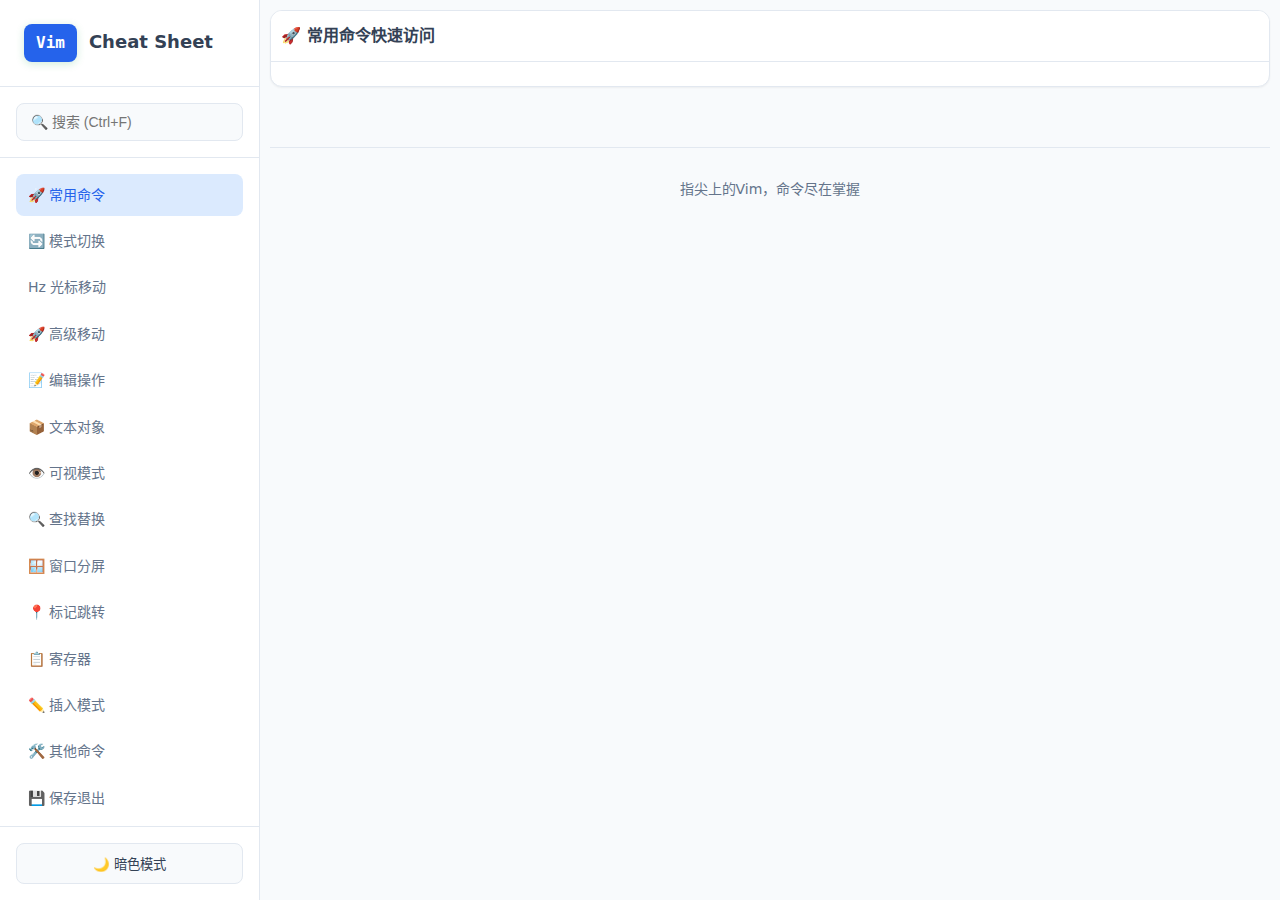
<file: index.html>
<!DOCTYPE html>
<html lang="zh-CN">

<head>
    <meta charset="UTF-8">
    <meta name="viewport" content="width=device-width, initial-scale=1.0">
    <title>Vim 常用快捷键速查表 (Cheat Sheet)</title>
    <link rel="icon" type="image/svg+xml"
        href="data:image/svg+xml,%3Csvg xmlns='http://www.w3.org/2000/svg' viewBox='0 0 100 100'%3E%3Crect width='100' height='100' rx='20' fill='%232563eb'/%3E%3Ctext x='50' y='70' font-family='monospace' font-size='60' font-weight='bold' fill='white' text-anchor='middle'%3EV%3C/text%3E%3C/svg%3E">
    <link rel="stylesheet" href="style.css?v=1.0.1">
</head>

<body>
    <!-- Sidebar Layout -->
    <div class="app-layout">
        <aside class="sidebar">
            <div class="sidebar-header">
                <div class="logo">Vim</div>
                <div class="app-title">Cheat Sheet</div>
            </div>

            <div class="search-container">
                <input type="text" class="search-box" id="searchBox" placeholder="🔍 搜索 (Ctrl+F)">
            </div>

            <nav class="nav-menu">
                <a href="#quick-commands" class="nav-item active">🚀 常用命令</a>
                <a href="#mode-switch" class="nav-item">🔄 模式切换</a>
                <a href="#cursor-move" class="nav-item">Hz 光标移动</a>
                <a href="#cursor-advanced" class="nav-item">🚀 高级移动</a>
                <a href="#edit" class="nav-item">📝 编辑操作</a>
                <a href="#text-objects" class="nav-item">📦 文本对象</a>
                <a href="#visual-mode" class="nav-item">👁️ 可视模式</a>
                <a href="#search" class="nav-item">🔍 查找替换</a>
                <a href="#windows" class="nav-item">🪟 窗口分屏</a>
                <a href="#marks" class="nav-item">📍 标记跳转</a>
                <a href="#registers" class="nav-item">📋 寄存器</a>
                <a href="#insert-mode" class="nav-item">✏️ 插入模式</a>
                <a href="#misc" class="nav-item">🛠️ 其他命令</a>
                <a href="#save-exit" class="nav-item">💾 保存退出</a>
            </nav>

            <div class="sidebar-footer">
                <button class="theme-toggle" id="themeToggle">🌙 暗色模式</button>
            </div>
        </aside>

        <main class="main-content">
            <!-- Mobile Header -->
            <div class="mobile-header">
                <div class="logo">Vim</div>
                <button id="mobileMenuBtn" class="mobile-menu-btn">☰</button>
            </div>

            <!-- 常用命令快速访问 -->
            <div class="section-card quick-commands-card" id="quick-commands">
                <div class="card-header">
                    <h3>🚀 常用命令快速访问</h3>
                </div>
                <div class="quick-grid" id="quick-grid">
                    <!-- Dynamic content -->
                </div>
            </div>

            <div class="content-container" id="main-container">
                <!-- Dynamic sections -->
            </div>

            <footer class="page-footer">
                <p>指尖上的Vim，命令尽在掌握</p>
            </footer>
        </main>
    </div>

    <!-- 复制提示 -->
    <div class="copy-toast" id="copyToast">已复制到剪贴板！</div>

    <script src="data.js?v=1.0.1"></script>
    <script src="script.js?v=1.0.1"></script>

</body>

</html>
</file>
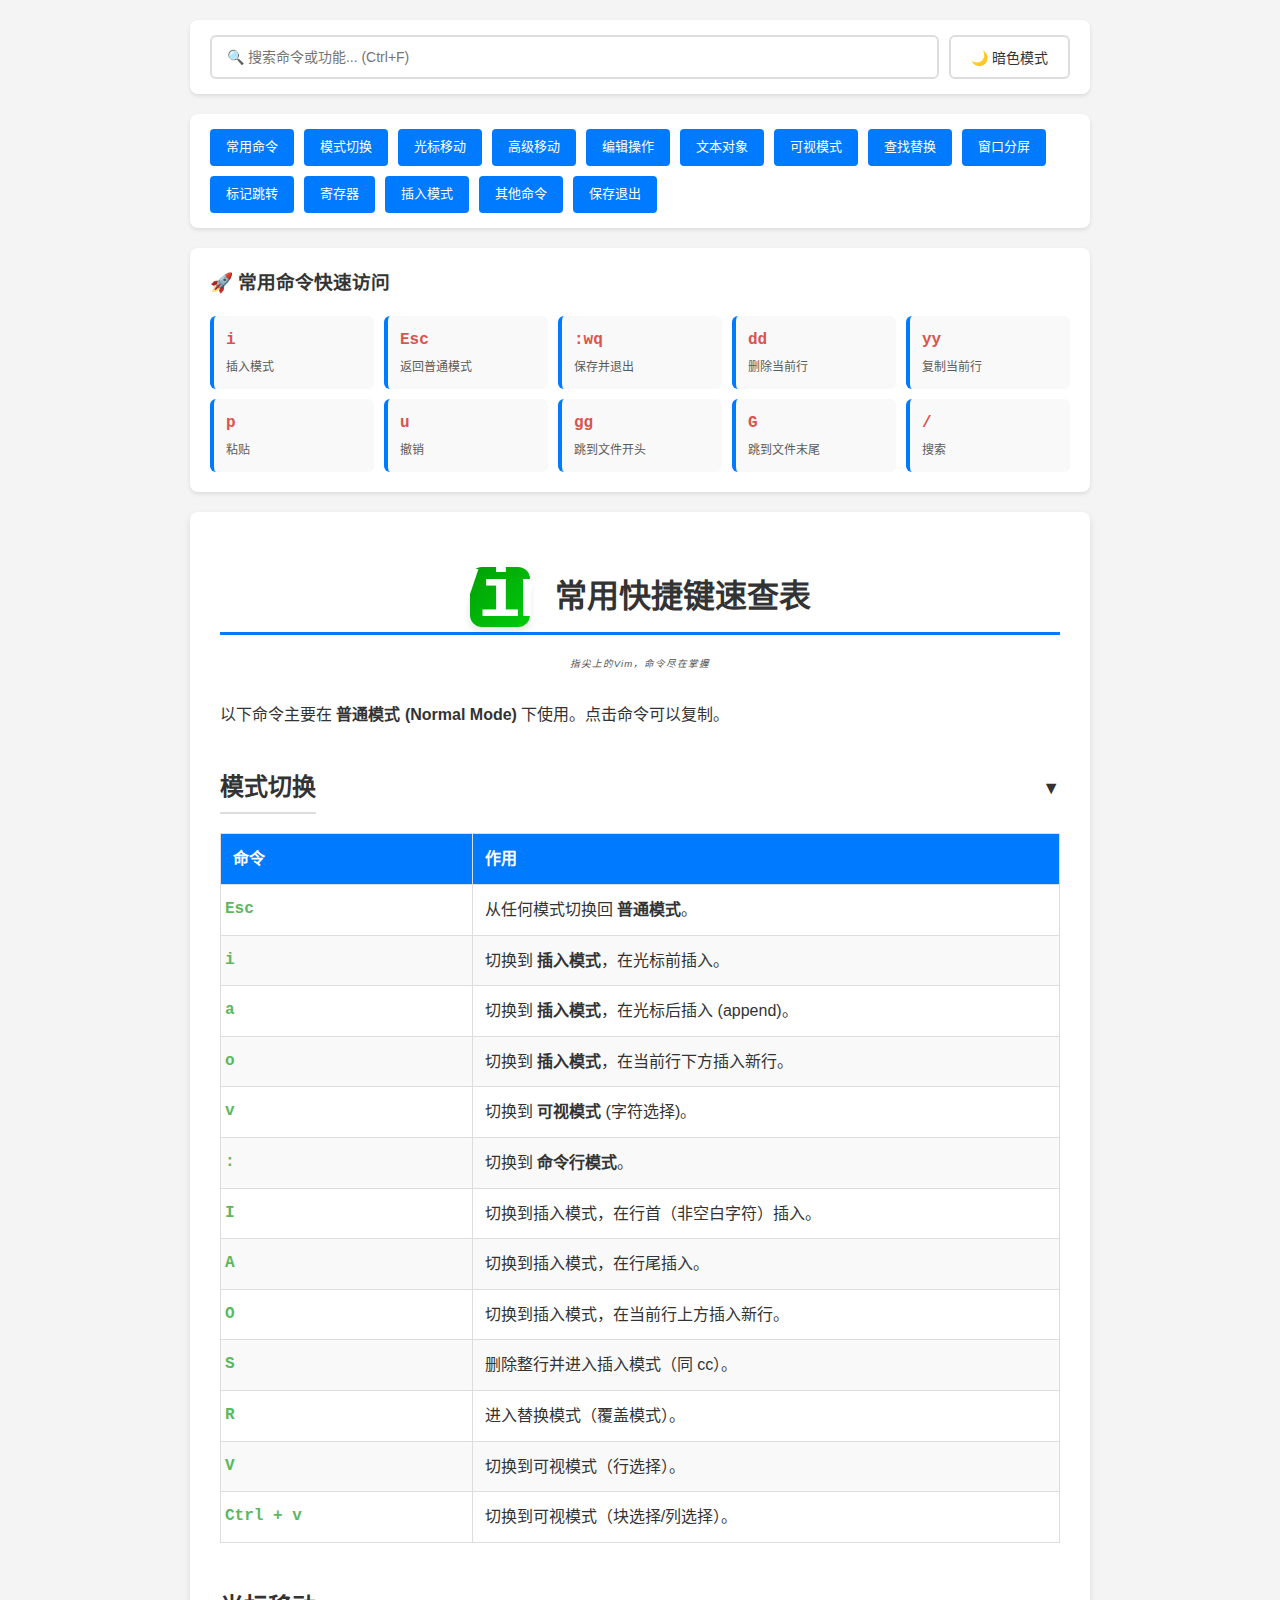
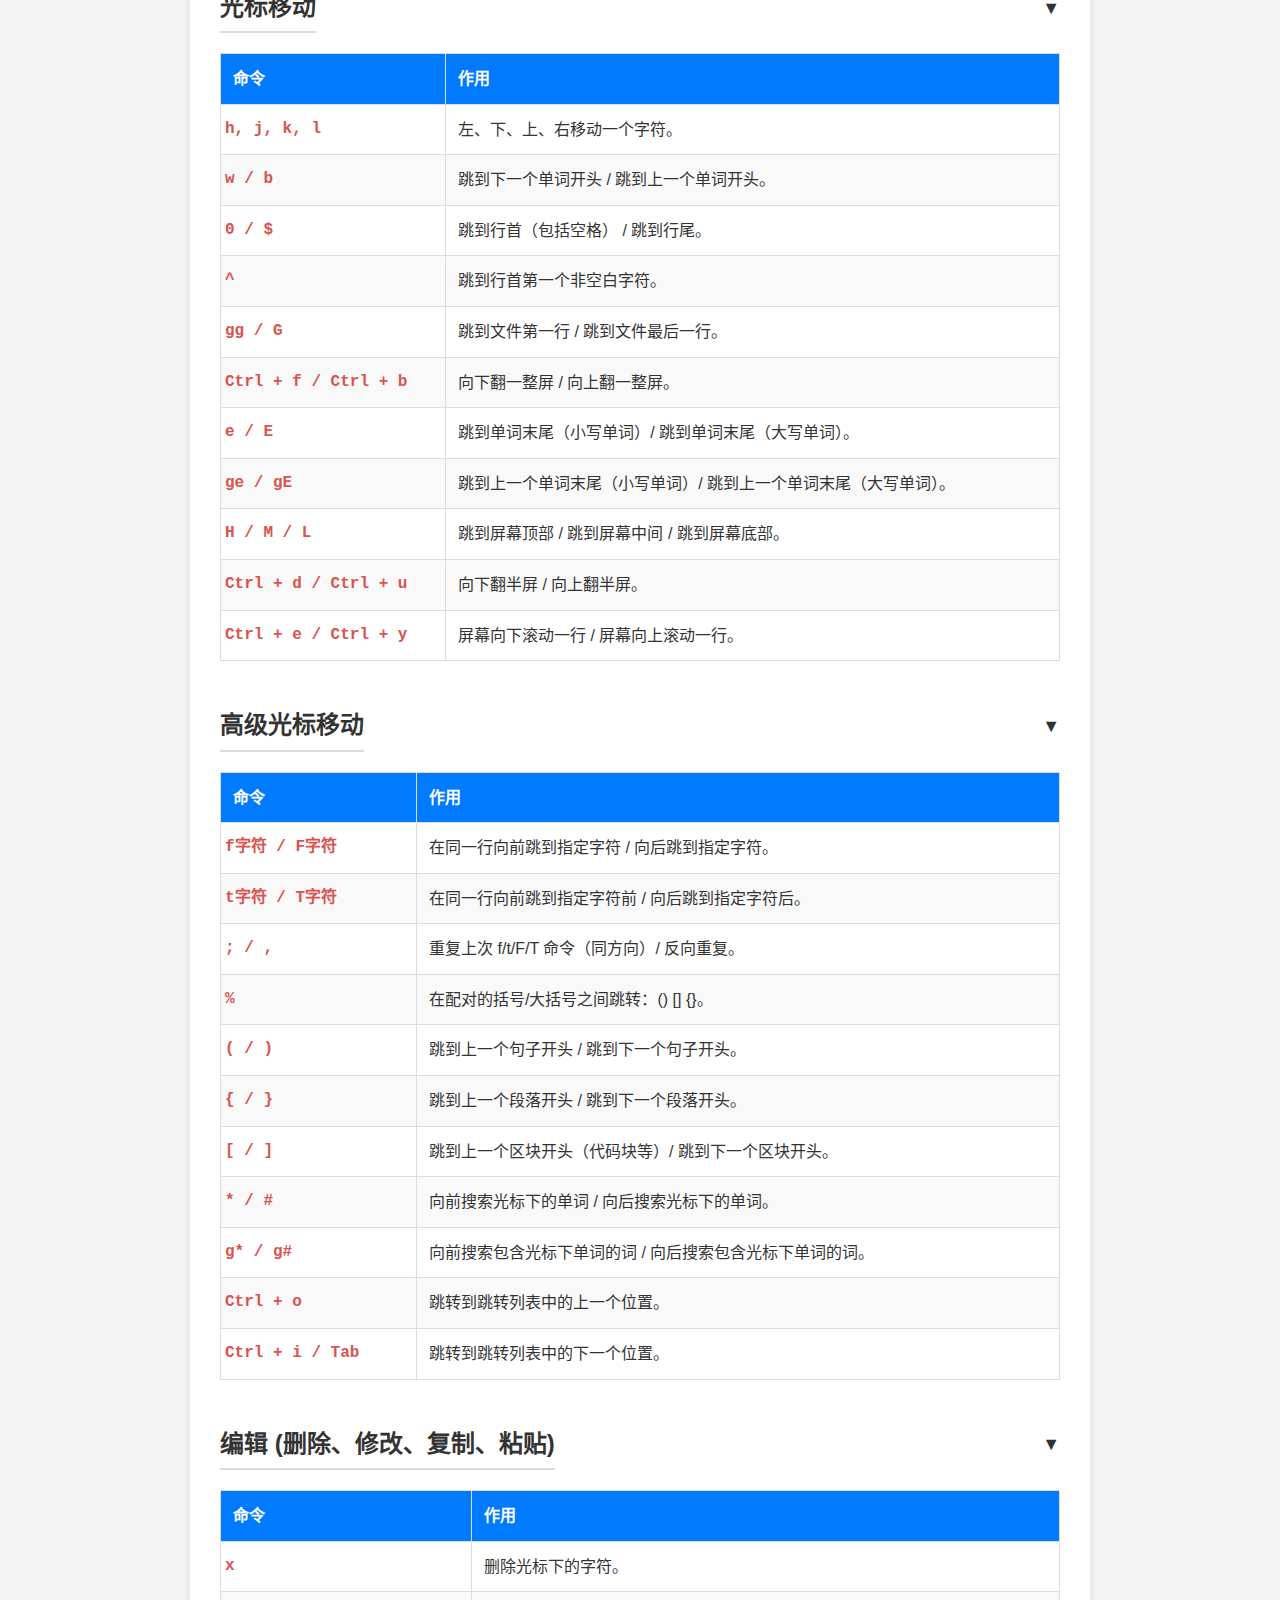
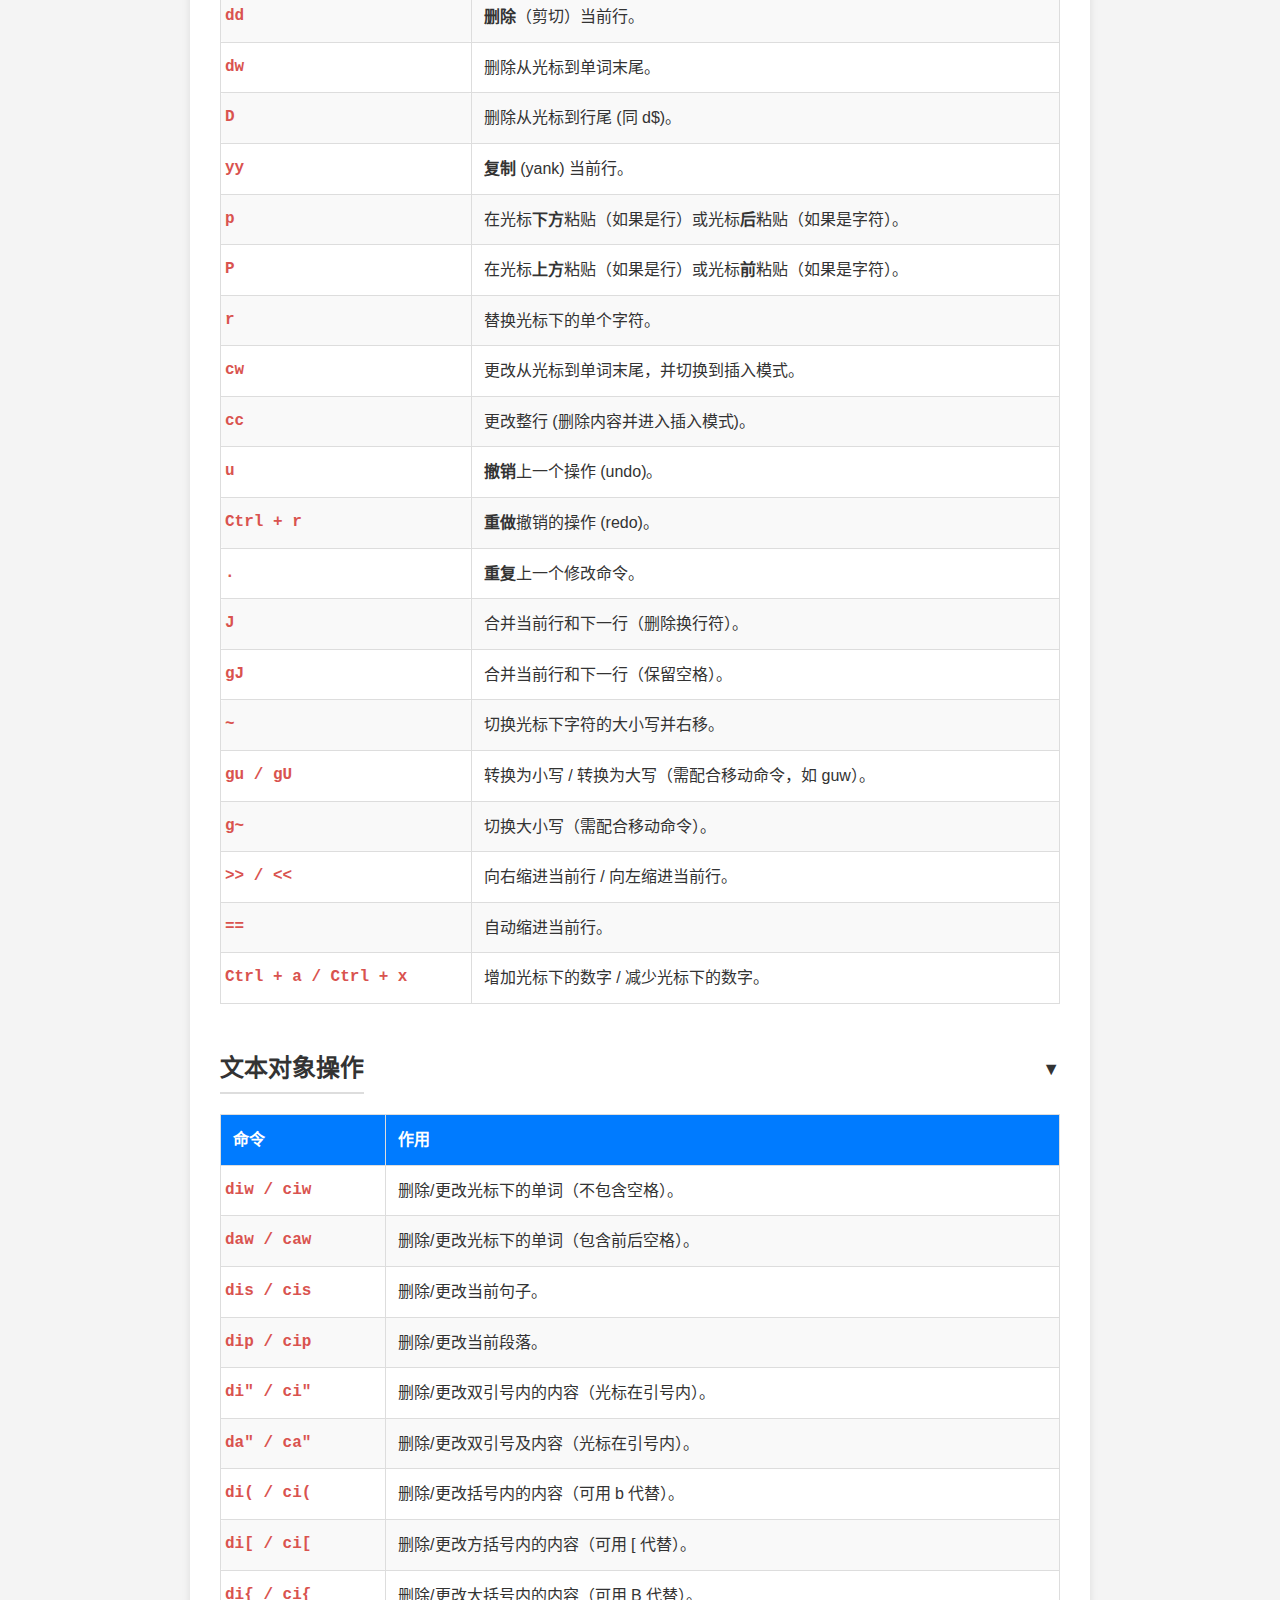
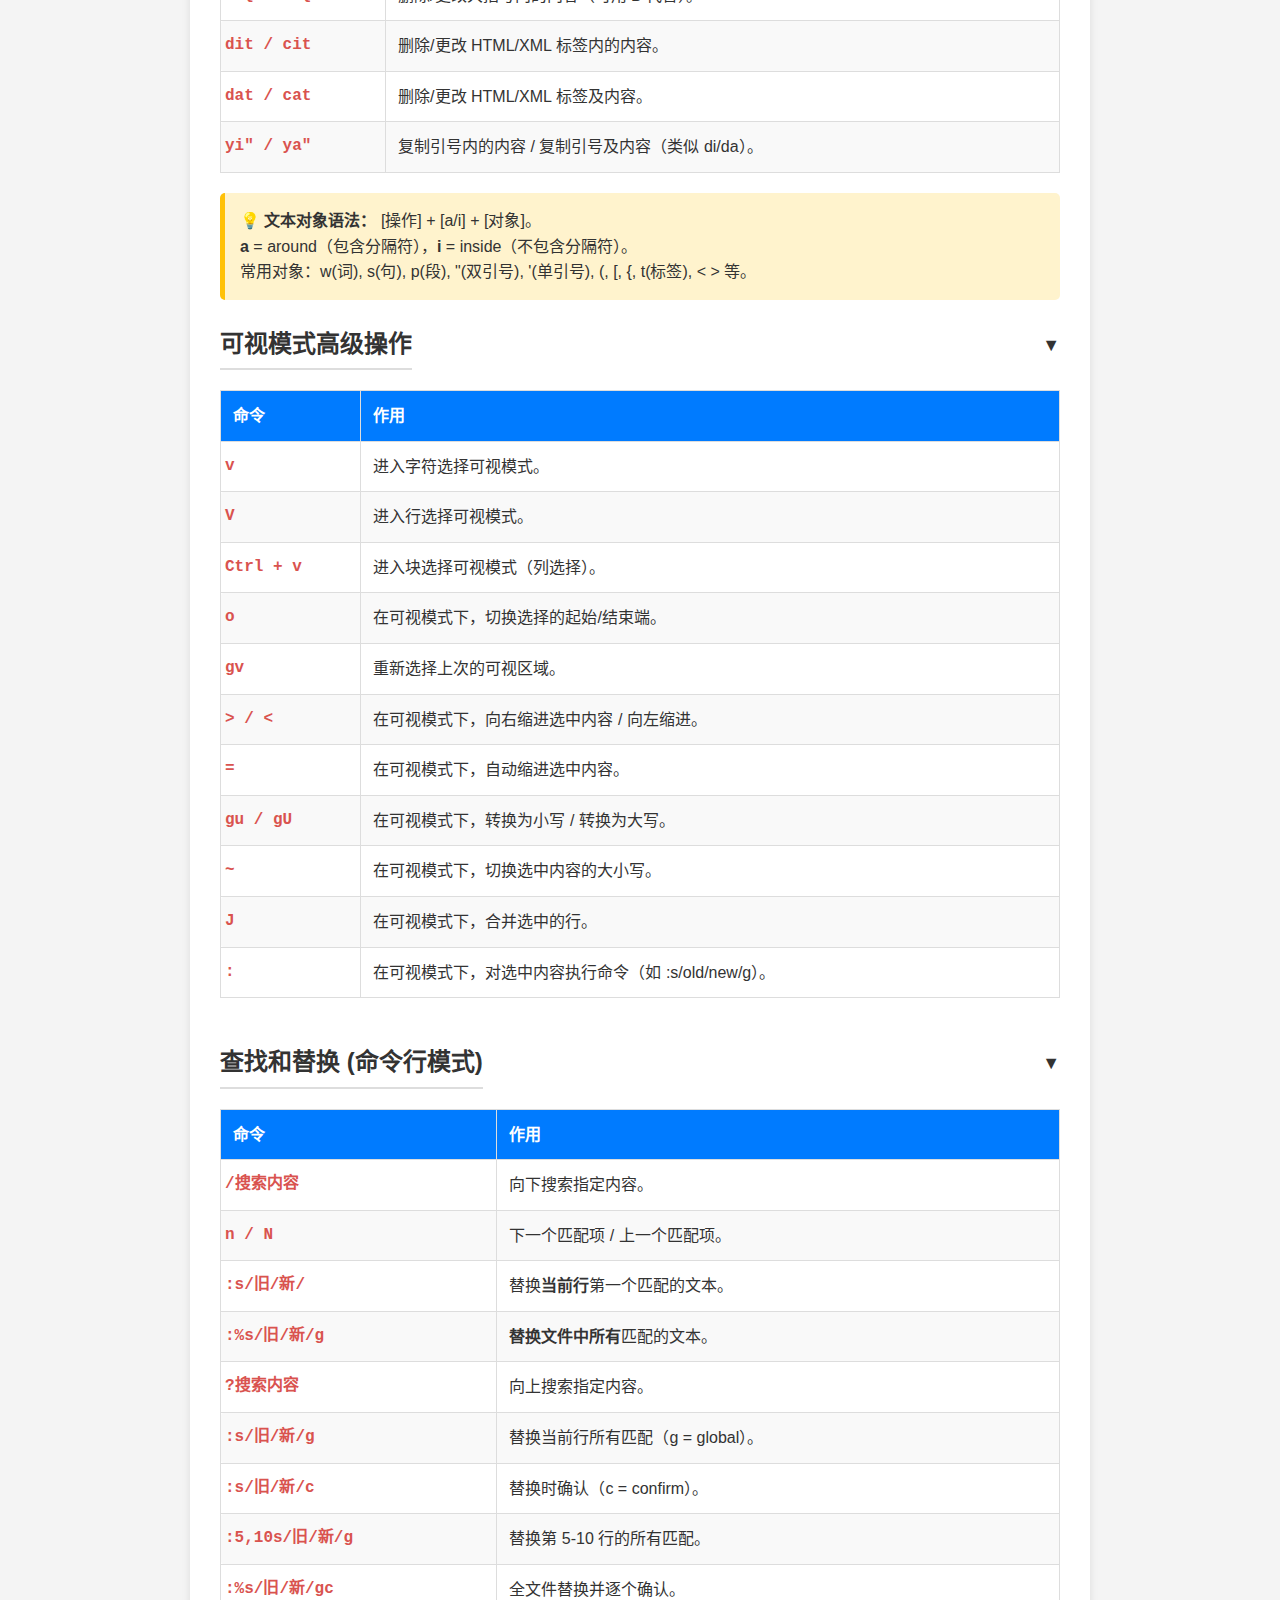
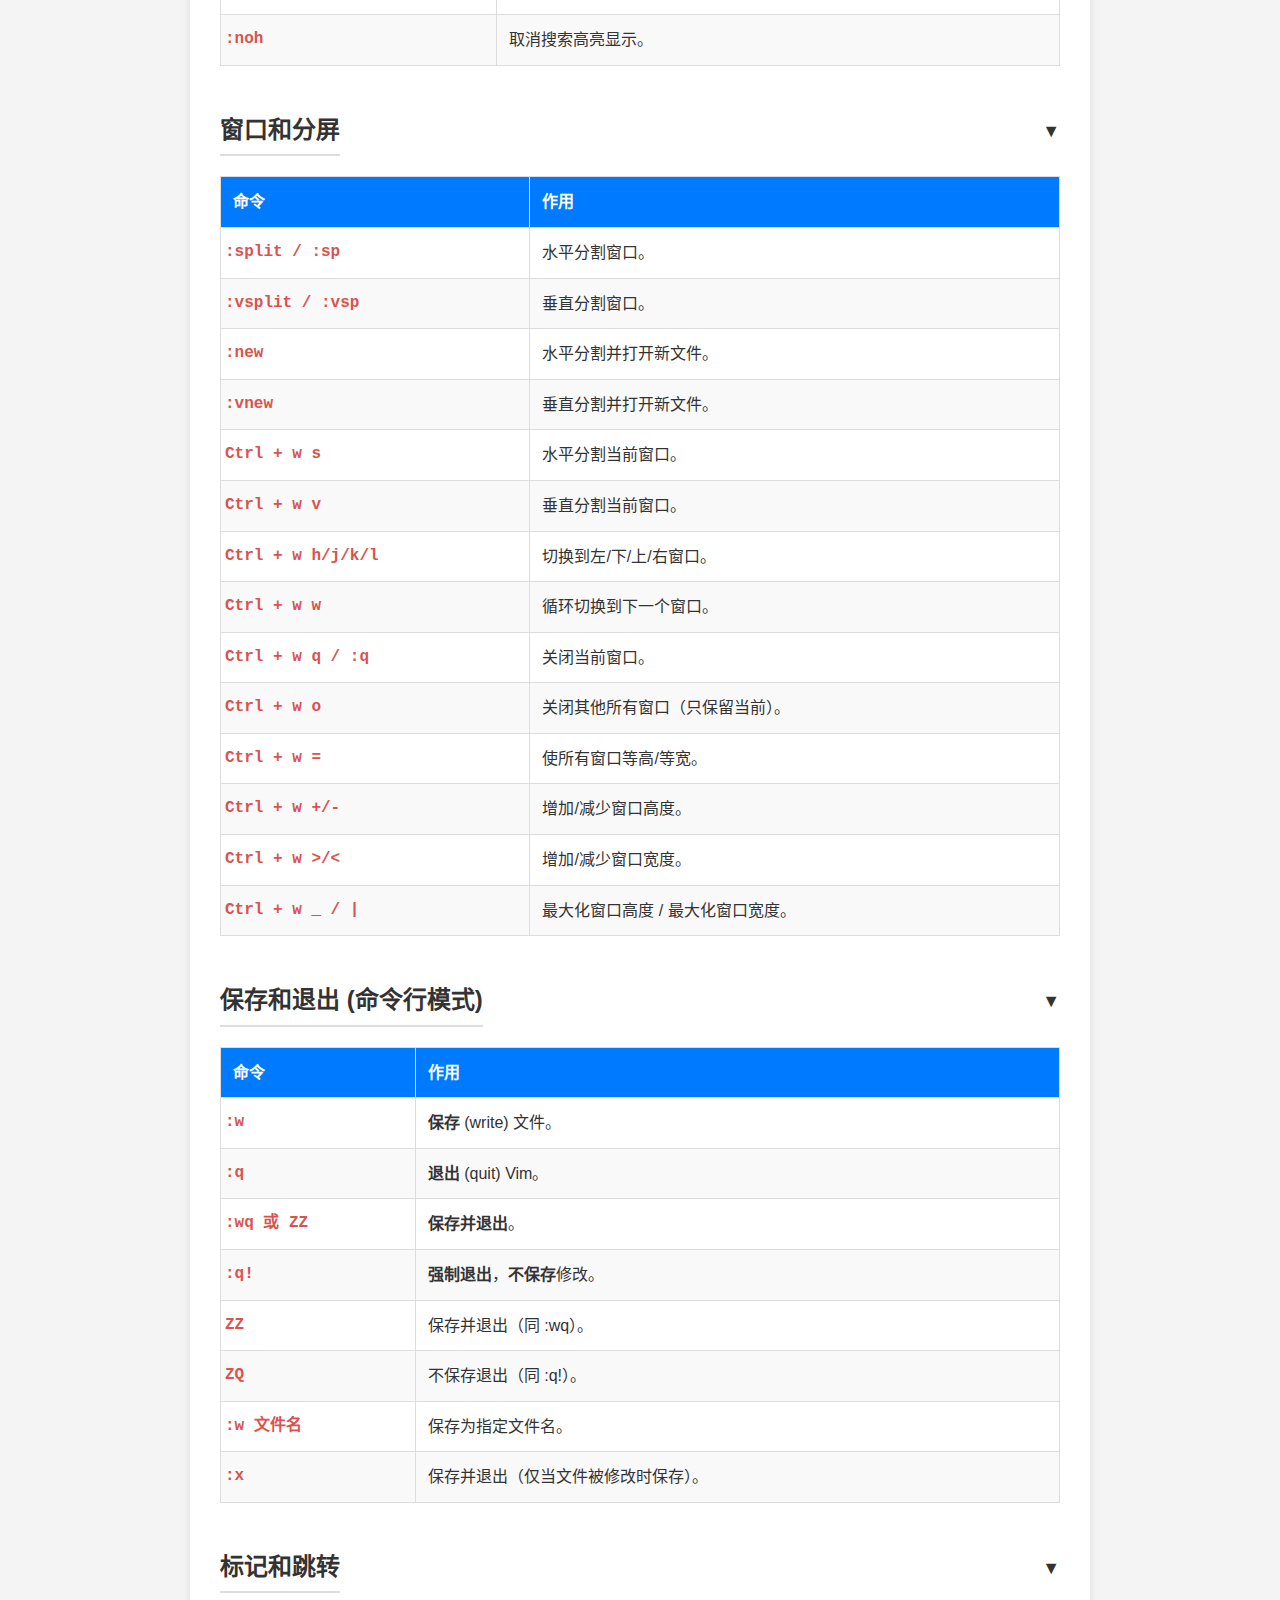
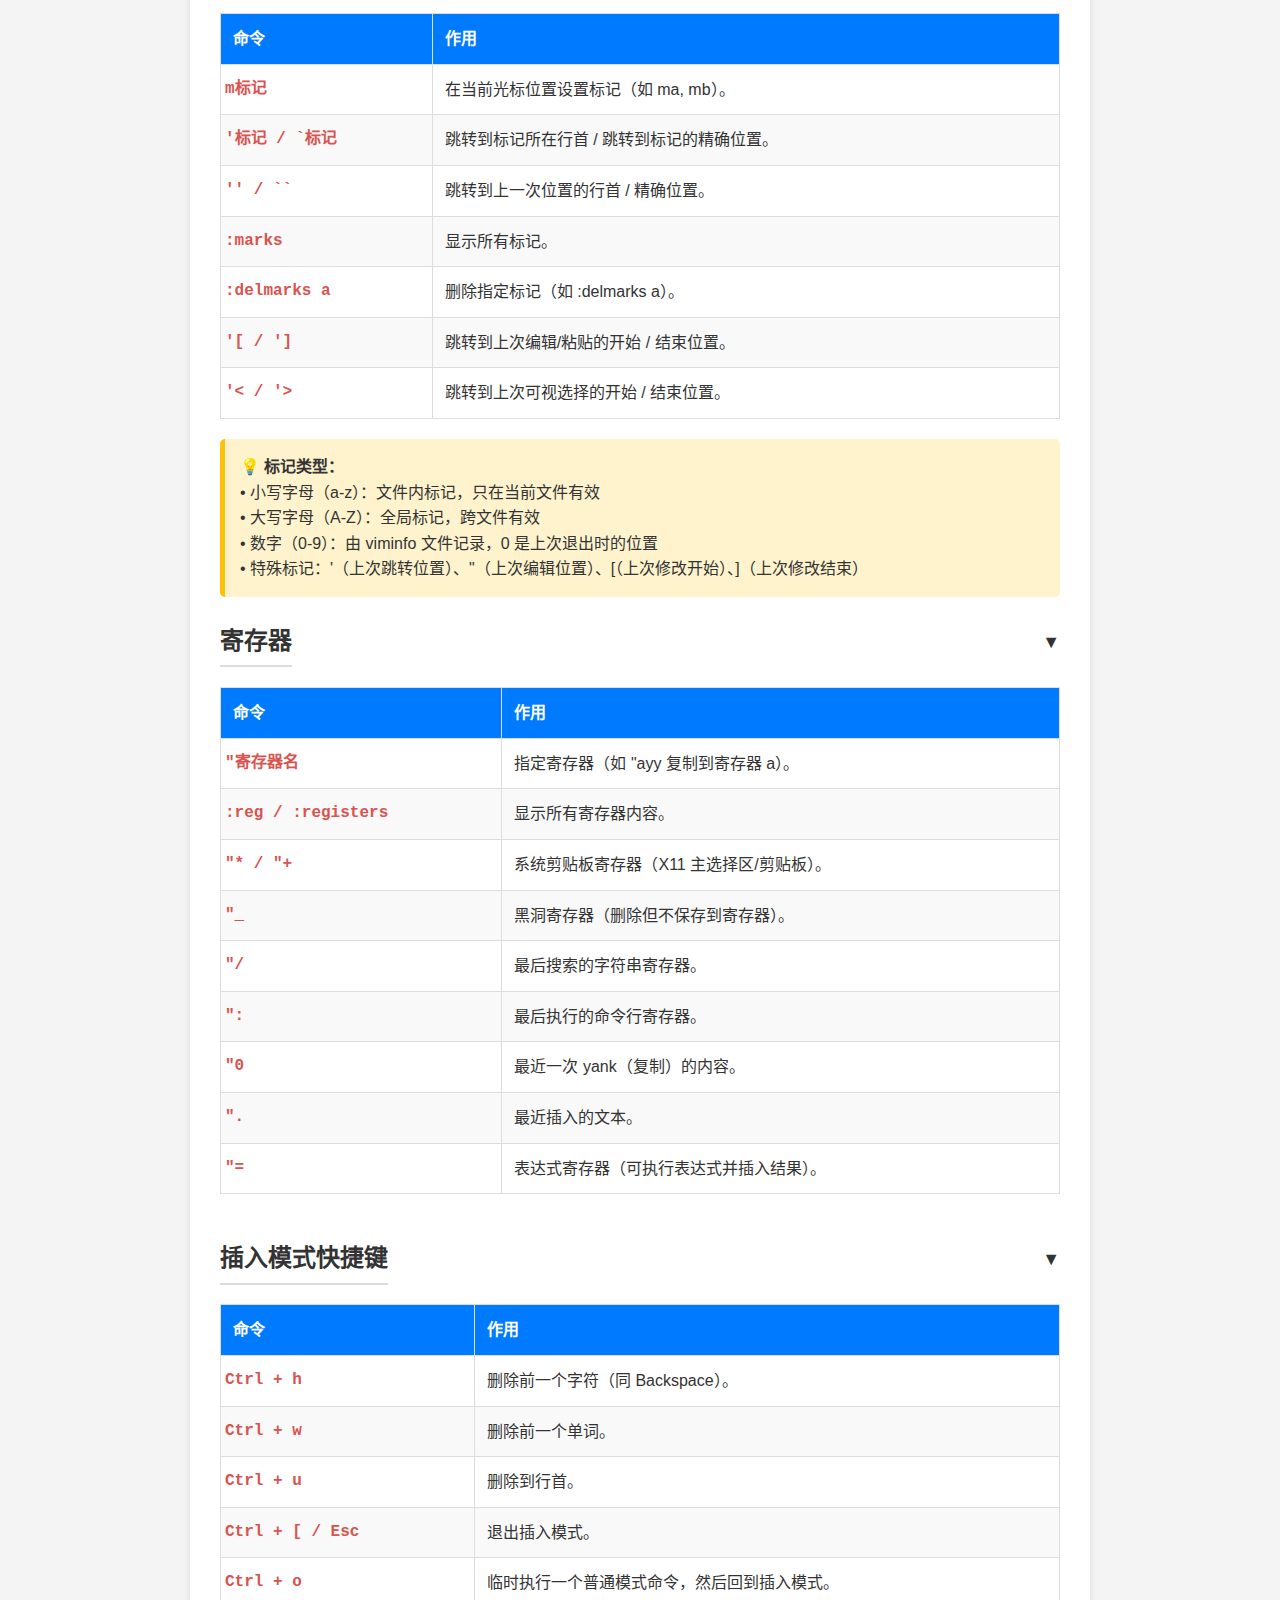
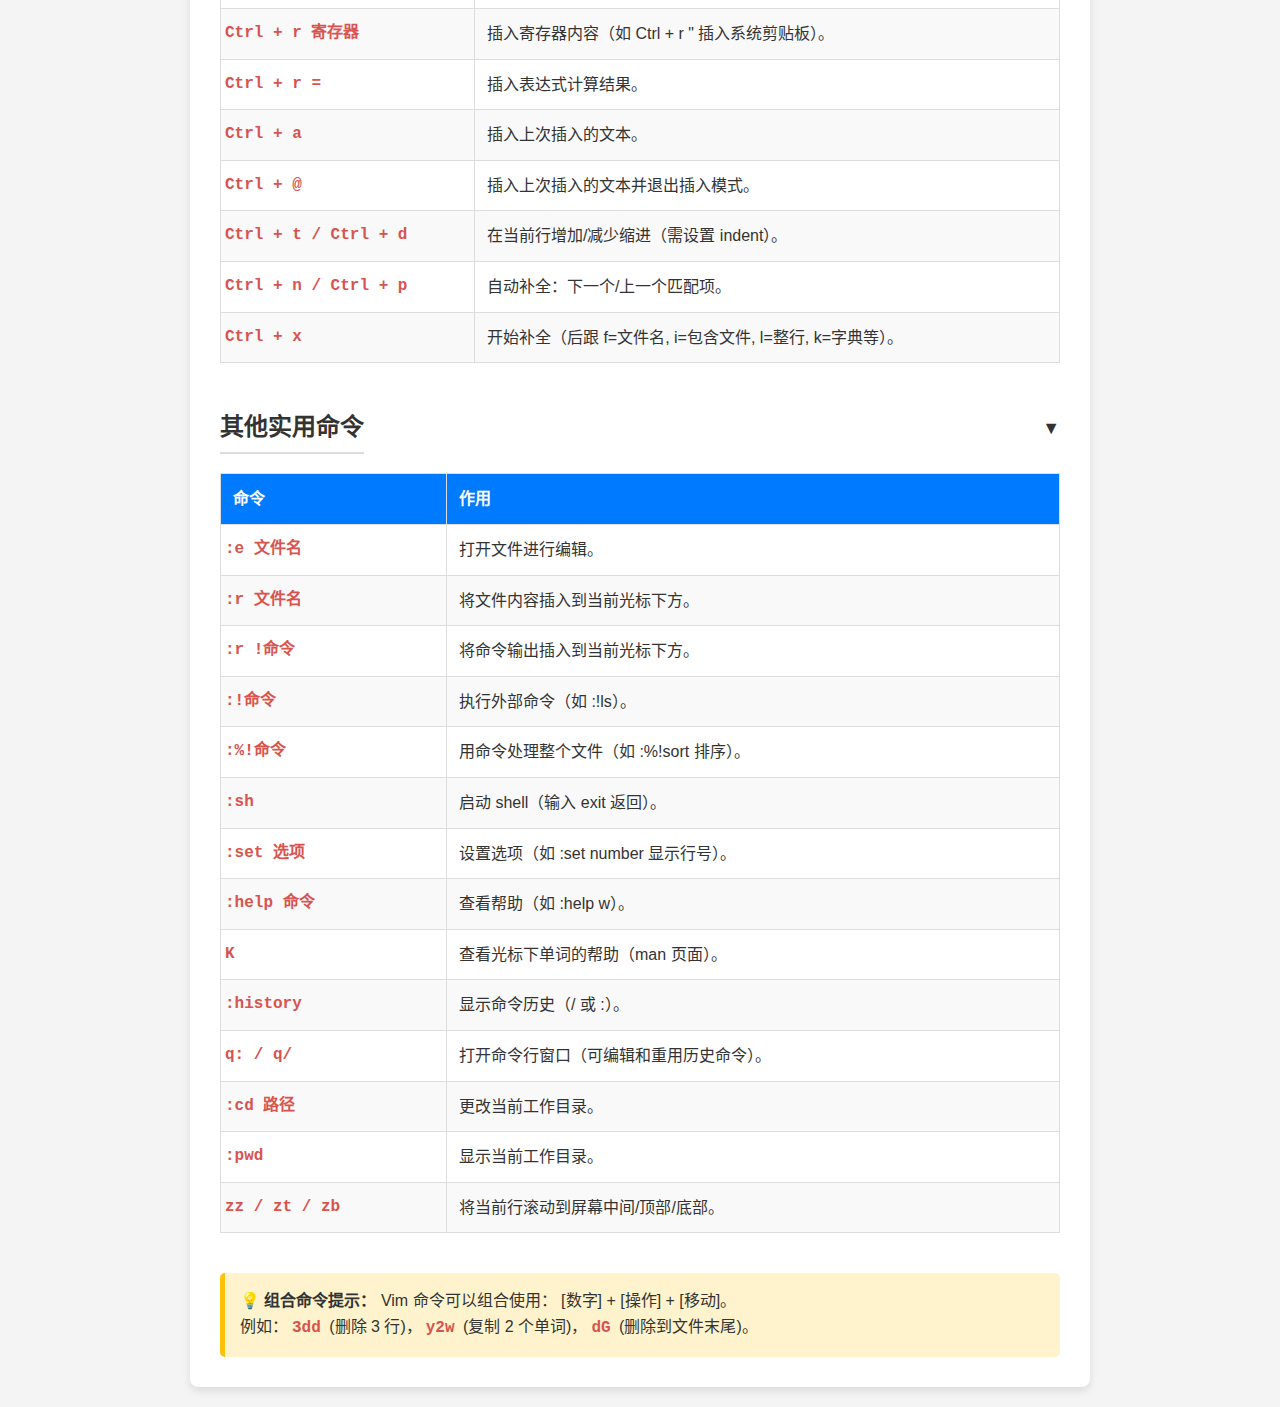
<file: vim.html>
<!DOCTYPE html>
<html lang="zh-CN">
<head>
    <meta charset="UTF-8">
    <meta name="viewport" content="width=device-width, initial-scale=1.0">
    <title>Vim 常用快捷键速查表 (Cheat Sheet)</title>
    <link rel="icon" type="image/svg+xml" href="data:image/svg+xml,%3Csvg xmlns='http://www.w3.org/2000/svg' viewBox='0 0 100 100'%3E%3Crect width='100' height='100' fill='%23019f06'/%3E%3Ctext x='50' y='70' font-family='monospace' font-size='60' font-weight='bold' fill='white' text-anchor='middle'%3EV%3C/text%3E%3C/svg%3E">
    <style>
        /* CSS 变量 - 支持主题切换 */
        :root {
            --bg-color: #f4f4f4;
            --container-bg: #fff;
            --text-color: #333;
            --border-color: #ddd;
            --header-bg: #007bff;
            --command-color: #d9534f;
            --mode-command-color: #5cb85c;
            --hover-bg: #f9f9f9;
            --note-bg: #fff3cd;
            --note-border: #ffc107;
            --shadow: rgba(0, 0, 0, 0.1);
        }

        [data-theme="dark"] {
            --bg-color: #1a1a1a;
            --container-bg: #2d2d2d;
            --text-color: #e0e0e0;
            --border-color: #444;
            --header-bg: #0056b3;
            --command-color: #ff6b6b;
            --mode-command-color: #51cf66;
            --hover-bg: #3a3a3a;
            --note-bg: #664d03;
            --note-border: #ffc107;
            --shadow: rgba(0, 0, 0, 0.3);
        }

        /* 基础样式 */
        * {
            box-sizing: border-box;
        }

        body {
            font-family: 'Segoe UI', Tahoma, Geneva, Verdana, sans-serif;
            background-color: var(--bg-color);
            color: var(--text-color);
            line-height: 1.6;
            margin: 0;
            padding: 20px;
            transition: background-color 0.3s, color 0.3s;
        }

        /* 工具栏 */
        .toolbar {
            max-width: 900px;
            margin: 0 auto 20px;
            display: flex;
            gap: 10px;
            flex-wrap: wrap;
            align-items: center;
            justify-content: space-between;
            background: var(--container-bg);
            padding: 15px 20px;
            border-radius: 8px;
            box-shadow: 0 2px 4px var(--shadow);
            transition: background-color 0.3s;
        }

        .toolbar-left {
            display: flex;
            gap: 10px;
            flex-wrap: wrap;
            flex: 1;
        }

        .search-box {
            flex: 1;
            min-width: 200px;
            padding: 10px 15px;
            border: 2px solid var(--border-color);
            border-radius: 6px;
            font-size: 14px;
            background: var(--container-bg);
            color: var(--text-color);
            transition: border-color 0.3s, background-color 0.3s, color 0.3s;
        }

        .search-box:focus {
            outline: none;
            border-color: var(--header-bg);
        }

        .theme-toggle, .copy-btn {
            padding: 10px 20px;
            border: 2px solid var(--border-color);
            border-radius: 6px;
            background: var(--container-bg);
            color: var(--text-color);
            cursor: pointer;
            font-size: 14px;
            transition: all 0.3s;
        }

        .theme-toggle:hover, .copy-btn:hover {
            background: var(--hover-bg);
            border-color: var(--header-bg);
        }

        /* 快速导航 */
        .quick-nav {
            max-width: 900px;
            margin: 0 auto 20px;
            background: var(--container-bg);
            padding: 15px 20px;
            border-radius: 8px;
            box-shadow: 0 2px 4px var(--shadow);
            display: flex;
            gap: 10px;
            flex-wrap: wrap;
            transition: background-color 0.3s;
        }

        .nav-btn {
            padding: 8px 16px;
            border: none;
            border-radius: 4px;
            background: var(--header-bg);
            color: white;
            cursor: pointer;
            font-size: 13px;
            transition: all 0.3s;
            text-decoration: none;
            display: inline-block;
        }

        .nav-btn:hover {
            opacity: 0.9;
            transform: translateY(-2px);
        }

        /* 常用命令卡片 */
        .quick-commands {
            max-width: 900px;
            margin: 0 auto 20px;
            background: var(--container-bg);
            padding: 20px;
            border-radius: 8px;
            box-shadow: 0 2px 4px var(--shadow);
            transition: background-color 0.3s;
        }

        .quick-commands h3 {
            margin-top: 0;
            color: var(--text-color);
        }

        .quick-grid {
            display: grid;
            grid-template-columns: repeat(auto-fill, minmax(150px, 1fr));
            gap: 10px;
            margin-top: 15px;
        }

        .quick-item {
            padding: 12px;
            background: var(--hover-bg);
            border-radius: 6px;
            border-left: 4px solid var(--header-bg);
            cursor: pointer;
            transition: all 0.3s;
        }

        .quick-item:hover {
            transform: translateX(4px);
            box-shadow: 0 2px 8px var(--shadow);
        }

        .quick-item .cmd {
            font-family: 'Consolas', 'Courier New', monospace;
            font-weight: bold;
            color: var(--command-color);
            font-size: 16px;
        }

        .quick-item .desc {
            font-size: 12px;
            color: var(--text-color);
            opacity: 0.8;
            margin-top: 4px;
        }

        /* 容器样式 */
        .container {
            max-width: 900px;
            margin: 0 auto;
            background: var(--container-bg);
            padding: 30px;
            border-radius: 8px;
            box-shadow: 0 4px 8px var(--shadow);
            transition: background-color 0.3s;
        }

        h1, h2 {
            color: var(--text-color);
            border-bottom: 2px solid var(--border-color);
            padding-bottom: 5px;
            margin-top: 25px;
            transition: color 0.3s, border-color 0.3s;
        }

        h1 {
            text-align: center;
            border-bottom: 3px solid var(--header-bg);
            display: flex;
            align-items: center;
            justify-content: center;
            gap: 15px;
            flex-wrap: wrap;
        }

        .logo {
            font-size: 2.2em;
            display: inline-flex;
            align-items: center;
            justify-content: center;
            width: 60px;
            height: 60px;
            background: linear-gradient(135deg, #019f06 0%, #00cc0a 100%);
            color: white;
            border-radius: 12px;
            font-weight: bold;
            font-family: 'Consolas', 'Courier New', monospace;
            box-shadow: 0 4px 8px var(--shadow);
            margin-right: 10px;
            transition: transform 0.3s, box-shadow 0.3s;
        }

        .logo:hover {
            transform: translateY(-2px);
            box-shadow: 0 6px 12px var(--shadow);
        }

        .slogan {
            font-size: 0.6em;
            font-weight: normal;
            color: var(--text-color);
            opacity: 0.85;
            font-style: italic;
            margin-top: 15px;
            width: 100%;
            text-align: center;
            letter-spacing: 1px;
        }

        .header-container {
            text-align: center;
            margin-bottom: 30px;
        }

        [data-theme="dark"] .logo {
            background: linear-gradient(135deg, #00cc0a 0%, #33ff3d 100%);
        }

        /* 可折叠区域 */
        .section-header {
            display: flex;
            justify-content: space-between;
            align-items: center;
            cursor: pointer;
            user-select: none;
        }

        .section-header:hover {
            opacity: 0.8;
        }

        .toggle-icon {
            font-size: 18px;
            transition: transform 0.3s;
        }

        .toggle-icon.collapsed {
            transform: rotate(-90deg);
        }

        .section-content {
            overflow: hidden;
            transition: max-height 0.3s ease-out, opacity 0.3s;
        }

        .section-content.collapsed {
            max-height: 0;
            opacity: 0;
            margin: 0;
        }

        /* 表格样式 */
        table {
            width: 100%;
            border-collapse: collapse;
            margin-bottom: 20px;
        }

        th, td {
            border: 1px solid var(--border-color);
            padding: 12px;
            text-align: left;
            transition: border-color 0.3s, background-color 0.3s;
        }

        th {
            background-color: var(--header-bg);
            color: white;
            font-weight: bold;
            position: sticky;
            top: 0;
        }

        tbody tr {
            transition: background-color 0.3s;
        }

        tbody tr:nth-child(even) {
            background-color: var(--hover-bg);
        }

        tbody tr:hover {
            background-color: var(--hover-bg);
        }

        tbody tr.hidden {
            display: none;
        }

        tbody tr.highlight {
            background-color: rgba(255, 215, 0, 0.3) !important;
            animation: highlight 1s ease-out;
        }

        @keyframes highlight {
            from { background-color: rgba(255, 215, 0, 0.6); }
            to { background-color: rgba(255, 215, 0, 0.3); }
        }

        /* 命令突出样式 */
        .command {
            font-family: 'Consolas', 'Courier New', monospace;
            font-weight: bold;
            color: var(--command-color);
            white-space: nowrap;
            transition: color 0.3s;
            cursor: pointer;
            padding: 2px 4px;
            border-radius: 3px;
        }

        .command:hover {
            background-color: var(--hover-bg);
        }
        
        .mode-command {
            color: var(--mode-command-color);
        }

        /* 注意事项 */
        .note {
            background-color: var(--note-bg);
            color: var(--text-color);
            padding: 15px;
            border-radius: 5px;
            border-left: 5px solid var(--note-border);
            margin-top: 20px;
            transition: background-color 0.3s;
        }

        /* 响应式设计 */
        @media (max-width: 768px) {
            body {
                padding: 10px;
            }

            .container {
                padding: 15px;
            }

            .toolbar {
                flex-direction: column;
                align-items: stretch;
            }

            .toolbar-left {
                flex-direction: column;
            }

            .search-box {
                width: 100%;
            }

            .quick-grid {
                grid-template-columns: 1fr;
            }

            table {
                font-size: 14px;
            }

            th, td {
                padding: 8px;
            }

            h1 {
                font-size: 1.5em;
                flex-direction: column;
                gap: 10px;
            }

            .logo {
                width: 50px;
                height: 50px;
                font-size: 1.8em;
                margin-right: 0;
            }

            .slogan {
                font-size: 0.55em;
            }
        }

        /* 复制提示 */
        .copy-toast {
            position: fixed;
            bottom: 20px;
            right: 20px;
            background: var(--header-bg);
            color: white;
            padding: 12px 20px;
            border-radius: 6px;
            box-shadow: 0 4px 8px var(--shadow);
            opacity: 0;
            transform: translateY(20px);
            transition: all 0.3s;
            z-index: 1000;
        }

        .copy-toast.show {
            opacity: 1;
            transform: translateY(0);
        }

        /* 空状态 */
        .empty-state {
            text-align: center;
            padding: 40px;
            color: var(--text-color);
            opacity: 0.6;
        }
    </style>
</head>
<body>

    <!-- 工具栏 -->
    <div class="toolbar">
        <div class="toolbar-left">
            <input type="text" class="search-box" id="searchBox" placeholder="🔍 搜索命令或功能... (Ctrl+F)">
            <button class="theme-toggle" id="themeToggle">🌙 暗色模式</button>
        </div>
    </div>

    <!-- 快速导航 -->
    <div class="quick-nav">
        <a href="#quick-commands" class="nav-btn">常用命令</a>
        <a href="#mode-switch" class="nav-btn">模式切换</a>
        <a href="#cursor-move" class="nav-btn">光标移动</a>
        <a href="#cursor-advanced" class="nav-btn">高级移动</a>
        <a href="#edit" class="nav-btn">编辑操作</a>
        <a href="#text-objects" class="nav-btn">文本对象</a>
        <a href="#visual-mode" class="nav-btn">可视模式</a>
        <a href="#search" class="nav-btn">查找替换</a>
        <a href="#windows" class="nav-btn">窗口分屏</a>
        <a href="#marks" class="nav-btn">标记跳转</a>
        <a href="#registers" class="nav-btn">寄存器</a>
        <a href="#insert-mode" class="nav-btn">插入模式</a>
        <a href="#misc" class="nav-btn">其他命令</a>
        <a href="#save-exit" class="nav-btn">保存退出</a>
    </div>

    <!-- 常用命令快速访问 -->
    <div class="quick-commands" id="quick-commands">
        <h3>🚀 常用命令快速访问</h3>
        <div class="quick-grid">
            <div class="quick-item" data-cmd="i">
                <div class="cmd">i</div>
                <div class="desc">插入模式</div>
            </div>
            <div class="quick-item" data-cmd="Esc">
                <div class="cmd">Esc</div>
                <div class="desc">返回普通模式</div>
            </div>
            <div class="quick-item" data-cmd=":wq">
                <div class="cmd">:wq</div>
                <div class="desc">保存并退出</div>
            </div>
            <div class="quick-item" data-cmd="dd">
                <div class="cmd">dd</div>
                <div class="desc">删除当前行</div>
            </div>
            <div class="quick-item" data-cmd="yy">
                <div class="cmd">yy</div>
                <div class="desc">复制当前行</div>
            </div>
            <div class="quick-item" data-cmd="p">
                <div class="cmd">p</div>
                <div class="desc">粘贴</div>
            </div>
            <div class="quick-item" data-cmd="u">
                <div class="cmd">u</div>
                <div class="desc">撤销</div>
            </div>
            <div class="quick-item" data-cmd="gg">
                <div class="cmd">gg</div>
                <div class="desc">跳到文件开头</div>
            </div>
            <div class="quick-item" data-cmd="G">
                <div class="cmd">G</div>
                <div class="desc">跳到文件末尾</div>
            </div>
            <div class="quick-item" data-cmd="/">
                <div class="cmd">/</div>
                <div class="desc">搜索</div>
            </div>
        </div>
    </div>

    <div class="container">
        <div class="header-container">
            <h1>
                <span class="logo">Vim</span>
                <span>常用快捷键速查表</span>
            </h1>
            <div class="slogan">指尖上的Vim，命令尽在掌握</div>
        </div>
        <p>以下命令主要在 <strong>普通模式 (Normal Mode)</strong> 下使用。点击命令可以复制。</p>

        <!-- 模式切换 -->
        <div class="section" data-section="mode-switch">
            <div class="section-header" onclick="toggleSection(this)">
                <h2 id="mode-switch">模式切换</h2>
                <span class="toggle-icon">▼</span>
            </div>
            <div class="section-content">
                <table>
                    <thead>
                        <tr>
                            <th style="width: 30%;">命令</th>
                            <th>作用</th>
                        </tr>
                    </thead>
                    <tbody>
                        <tr>
                            <td class="command mode-command" data-copy="Esc">Esc</td>
                            <td>从任何模式切换回 <strong>普通模式</strong>。</td>
                        </tr>
                        <tr>
                            <td class="command mode-command" data-copy="i">i</td>
                            <td>切换到 <strong>插入模式</strong>，在光标前插入。</td>
                        </tr>
                        <tr>
                            <td class="command mode-command" data-copy="a">a</td>
                            <td>切换到 <strong>插入模式</strong>，在光标后插入 (append)。</td>
                        </tr>
                        <tr>
                            <td class="command mode-command" data-copy="o">o</td>
                            <td>切换到 <strong>插入模式</strong>，在当前行下方插入新行。</td>
                        </tr>
                        <tr>
                            <td class="command mode-command" data-copy="v">v</td>
                            <td>切换到 <strong>可视模式</strong> (字符选择)。</td>
                        </tr>
                        <tr>
                            <td class="command mode-command" data-copy=":">:</td>
                            <td>切换到 <strong>命令行模式</strong>。</td>
                        </tr>
                        <tr>
                            <td class="command mode-command" data-copy="I">I</td>
                            <td>切换到插入模式，在行首（非空白字符）插入。</td>
                        </tr>
                        <tr>
                            <td class="command mode-command" data-copy="A">A</td>
                            <td>切换到插入模式，在行尾插入。</td>
                        </tr>
                        <tr>
                            <td class="command mode-command" data-copy="O">O</td>
                            <td>切换到插入模式，在当前行上方插入新行。</td>
                        </tr>
                        <tr>
                            <td class="command mode-command" data-copy="S">S</td>
                            <td>删除整行并进入插入模式（同 cc）。</td>
                        </tr>
                        <tr>
                            <td class="command mode-command" data-copy="R">R</td>
                            <td>进入替换模式（覆盖模式）。</td>
                        </tr>
                        <tr>
                            <td class="command mode-command" data-copy="V">V</td>
                            <td>切换到可视模式（行选择）。</td>
                        </tr>
                        <tr>
                            <td class="command mode-command" data-copy="Ctrl + v">Ctrl + v</td>
                            <td>切换到可视模式（块选择/列选择）。</td>
                        </tr>
                    </tbody>
                </table>
            </div>
        </div>

        <!-- 光标移动 -->
        <div class="section" data-section="cursor-move">
            <div class="section-header" onclick="toggleSection(this)">
                <h2 id="cursor-move">光标移动</h2>
                <span class="toggle-icon">▼</span>
            </div>
            <div class="section-content">
                <table>
                    <thead>
                        <tr>
                            <th>命令</th>
                            <th>作用</th>
                        </tr>
                    </thead>
                    <tbody>
                        <tr>
                            <td class="command" data-copy="h, j, k, l">h, j, k, l</td>
                            <td>左、下、上、右移动一个字符。</td>
                        </tr>
                        <tr>
                            <td class="command" data-copy="w">w / b</td>
                            <td>跳到下一个单词开头 / 跳到上一个单词开头。</td>
                        </tr>
                        <tr>
                            <td class="command" data-copy="0">0 / $</td>
                            <td>跳到行首（包括空格） / 跳到行尾。</td>
                        </tr>
                        <tr>
                            <td class="command" data-copy="^">^</td>
                            <td>跳到行首第一个非空白字符。</td>
                        </tr>
                        <tr>
                            <td class="command" data-copy="gg">gg / G</td>
                            <td>跳到文件第一行 / 跳到文件最后一行。</td>
                        </tr>
                        <tr>
                            <td class="command" data-copy="Ctrl + f">Ctrl + f / Ctrl + b</td>
                            <td>向下翻一整屏 / 向上翻一整屏。</td>
                        </tr>
                        <tr>
                            <td class="command" data-copy="e">e / E</td>
                            <td>跳到单词末尾（小写单词）/ 跳到单词末尾（大写单词）。</td>
                        </tr>
                        <tr>
                            <td class="command" data-copy="ge">ge / gE</td>
                            <td>跳到上一个单词末尾（小写单词）/ 跳到上一个单词末尾（大写单词）。</td>
                        </tr>
                        <tr>
                            <td class="command" data-copy="H">H / M / L</td>
                            <td>跳到屏幕顶部 / 跳到屏幕中间 / 跳到屏幕底部。</td>
                        </tr>
                        <tr>
                            <td class="command" data-copy="Ctrl + d">Ctrl + d / Ctrl + u</td>
                            <td>向下翻半屏 / 向上翻半屏。</td>
                        </tr>
                        <tr>
                            <td class="command" data-copy="Ctrl + e">Ctrl + e / Ctrl + y</td>
                            <td>屏幕向下滚动一行 / 屏幕向上滚动一行。</td>
                        </tr>
                    </tbody>
                </table>
            </div>
        </div>

        <!-- 高级光标移动 -->
        <div class="section" data-section="cursor-advanced">
            <div class="section-header" onclick="toggleSection(this)">
                <h2 id="cursor-advanced">高级光标移动</h2>
                <span class="toggle-icon">▼</span>
            </div>
            <div class="section-content">
                <table>
                    <thead>
                        <tr>
                            <th>命令</th>
                            <th>作用</th>
                        </tr>
                    </thead>
                    <tbody>
                        <tr>
                            <td class="command" data-copy="f">f字符 / F字符</td>
                            <td>在同一行向前跳到指定字符 / 向后跳到指定字符。</td>
                        </tr>
                        <tr>
                            <td class="command" data-copy="t">t字符 / T字符</td>
                            <td>在同一行向前跳到指定字符前 / 向后跳到指定字符后。</td>
                        </tr>
                        <tr>
                            <td class="command" data-copy=";">; / ,</td>
                            <td>重复上次 f/t/F/T 命令（同方向）/ 反向重复。</td>
                        </tr>
                        <tr>
                            <td class="command" data-copy="%">%</td>
                            <td>在配对的括号/大括号之间跳转：() [] {}。</td>
                        </tr>
                        <tr>
                            <td class="command" data-copy="(">( / )</td>
                            <td>跳到上一个句子开头 / 跳到下一个句子开头。</td>
                        </tr>
                        <tr>
                            <td class="command" data-copy="{">{ / }</td>
                            <td>跳到上一个段落开头 / 跳到下一个段落开头。</td>
                        </tr>
                        <tr>
                            <td class="command" data-copy="[">[ / ]</td>
                            <td>跳到上一个区块开头（代码块等）/ 跳到下一个区块开头。</td>
                        </tr>
                        <tr>
                            <td class="command" data-copy="*">* / #</td>
                            <td>向前搜索光标下的单词 / 向后搜索光标下的单词。</td>
                        </tr>
                        <tr>
                            <td class="command" data-copy="g*">g* / g#</td>
                            <td>向前搜索包含光标下单词的词 / 向后搜索包含光标下单词的词。</td>
                        </tr>
                        <tr>
                            <td class="command" data-copy="Ctrl + o">Ctrl + o</td>
                            <td>跳转到跳转列表中的上一个位置。</td>
                        </tr>
                        <tr>
                            <td class="command" data-copy="Ctrl + i">Ctrl + i / Tab</td>
                            <td>跳转到跳转列表中的下一个位置。</td>
                        </tr>
                    </tbody>
                </table>
            </div>
        </div>

        <!-- 编辑操作 -->
        <div class="section" data-section="edit">
            <div class="section-header" onclick="toggleSection(this)">
                <h2 id="edit">编辑 (删除、修改、复制、粘贴)</h2>
                <span class="toggle-icon">▼</span>
            </div>
            <div class="section-content">
                <table>
                    <thead>
                        <tr>
                            <th>命令</th>
                            <th>作用</th>
                        </tr>
                    </thead>
                    <tbody>
                        <tr>
                            <td class="command" data-copy="x">x</td>
                            <td>删除光标下的字符。</td>
                        </tr>
                        <tr>
                            <td class="command" data-copy="dd">dd</td>
                            <td><strong>删除</strong>（剪切）当前行。</td>
                        </tr>
                        <tr>
                            <td class="command" data-copy="dw">dw</td>
                            <td>删除从光标到单词末尾。</td>
                        </tr>
                        <tr>
                            <td class="command" data-copy="D">D</td>
                            <td>删除从光标到行尾 (同 d$)。</td>
                        </tr>
                        <tr>
                            <td class="command" data-copy="yy">yy</td>
                            <td><strong>复制</strong> (yank) 当前行。</td>
                        </tr>
                        <tr>
                            <td class="command" data-copy="p">p</td>
                            <td>在光标<strong>下方</strong>粘贴（如果是行）或光标<strong>后</strong>粘贴（如果是字符）。</td>
                        </tr>
                        <tr>
                            <td class="command" data-copy="P">P</td>
                            <td>在光标<strong>上方</strong>粘贴（如果是行）或光标<strong>前</strong>粘贴（如果是字符）。</td>
                        </tr>
                        <tr>
                            <td class="command" data-copy="r">r</td>
                            <td>替换光标下的单个字符。</td>
                        </tr>
                        <tr>
                            <td class="command" data-copy="cw">cw</td>
                            <td>更改从光标到单词末尾，并切换到插入模式。</td>
                        </tr>
                        <tr>
                            <td class="command" data-copy="cc">cc</td>
                            <td>更改整行 (删除内容并进入插入模式)。</td>
                        </tr>
                        <tr>
                            <td class="command" data-copy="u">u</td>
                            <td><strong>撤销</strong>上一个操作 (undo)。</td>
                        </tr>
                        <tr>
                            <td class="command" data-copy="Ctrl + r">Ctrl + r</td>
                            <td><strong>重做</strong>撤销的操作 (redo)。</td>
                        </tr>
                        <tr>
                            <td class="command" data-copy=".">.</td>
                            <td><strong>重复</strong>上一个修改命令。</td>
                        </tr>
                        <tr>
                            <td class="command" data-copy="J">J</td>
                            <td>合并当前行和下一行（删除换行符）。</td>
                        </tr>
                        <tr>
                            <td class="command" data-copy="gJ">gJ</td>
                            <td>合并当前行和下一行（保留空格）。</td>
                        </tr>
                        <tr>
                            <td class="command" data-copy="~">~</td>
                            <td>切换光标下字符的大小写并右移。</td>
                        </tr>
                        <tr>
                            <td class="command" data-copy="gu">gu / gU</td>
                            <td>转换为小写 / 转换为大写（需配合移动命令，如 guw）。</td>
                        </tr>
                        <tr>
                            <td class="command" data-copy="g~">g~</td>
                            <td>切换大小写（需配合移动命令）。</td>
                        </tr>
                        <tr>
                            <td class="command" data-copy=">>">>> / <<</td>
                            <td>向右缩进当前行 / 向左缩进当前行。</td>
                        </tr>
                        <tr>
                            <td class="command" data-copy="==">==</td>
                            <td>自动缩进当前行。</td>
                        </tr>
                        <tr>
                            <td class="command" data-copy="Ctrl + a">Ctrl + a / Ctrl + x</td>
                            <td>增加光标下的数字 / 减少光标下的数字。</td>
                        </tr>
                    </tbody>
                </table>
            </div>
        </div>

        <!-- 文本对象 -->
        <div class="section" data-section="text-objects">
            <div class="section-header" onclick="toggleSection(this)">
                <h2 id="text-objects">文本对象操作</h2>
                <span class="toggle-icon">▼</span>
            </div>
            <div class="section-content">
                <table>
                    <thead>
                        <tr>
                            <th>命令</th>
                            <th>作用</th>
                        </tr>
                    </thead>
                    <tbody>
                        <tr>
                            <td class="command" data-copy="diw">diw / ciw</td>
                            <td>删除/更改光标下的单词（不包含空格）。</td>
                        </tr>
                        <tr>
                            <td class="command" data-copy="daw">daw / caw</td>
                            <td>删除/更改光标下的单词（包含前后空格）。</td>
                        </tr>
                        <tr>
                            <td class="command" data-copy="dis">dis / cis</td>
                            <td>删除/更改当前句子。</td>
                        </tr>
                        <tr>
                            <td class="command" data-copy="dip">dip / cip</td>
                            <td>删除/更改当前段落。</td>
                        </tr>
                        <tr>
                            <td class="command" data-copy="di">di" / ci"</td>
                            <td>删除/更改双引号内的内容（光标在引号内）。</td>
                        </tr>
                        <tr>
                            <td class="command" data-copy="da">da" / ca"</td>
                            <td>删除/更改双引号及内容（光标在引号内）。</td>
                        </tr>
                        <tr>
                            <td class="command" data-copy="di(">di( / ci(</td>
                            <td>删除/更改括号内的内容（可用 b 代替）。</td>
                        </tr>
                        <tr>
                            <td class="command" data-copy="di[">di[ / ci[</td>
                            <td>删除/更改方括号内的内容（可用 [ 代替）。</td>
                        </tr>
                        <tr>
                            <td class="command" data-copy="di{">di{ / ci{</td>
                            <td>删除/更改大括号内的内容（可用 B 代替）。</td>
                        </tr>
                        <tr>
                            <td class="command" data-copy="dit">dit / cit</td>
                            <td>删除/更改 HTML/XML 标签内的内容。</td>
                        </tr>
                        <tr>
                            <td class="command" data-copy="dat">dat / cat</td>
                            <td>删除/更改 HTML/XML 标签及内容。</td>
                        </tr>
                        <tr>
                            <td class="command" data-copy="yi">yi" / ya"</td>
                            <td>复制引号内的内容 / 复制引号及内容（类似 di/da）。</td>
                        </tr>
                    </tbody>
                </table>
                <div class="note">
                    <strong>💡 文本对象语法：</strong> [操作] + [a/i] + [对象]。<br>
                    <strong>a</strong> = around（包含分隔符），<strong>i</strong> = inside（不包含分隔符）。<br>
                    常用对象：w(词), s(句), p(段), "(双引号), '(单引号), (, [, {, t(标签), &lt; &gt; 等。
                </div>
            </div>
        </div>

        <!-- 可视模式 -->
        <div class="section" data-section="visual-mode">
            <div class="section-header" onclick="toggleSection(this)">
                <h2 id="visual-mode">可视模式高级操作</h2>
                <span class="toggle-icon">▼</span>
            </div>
            <div class="section-content">
                <table>
                    <thead>
                        <tr>
                            <th>命令</th>
                            <th>作用</th>
                        </tr>
                    </thead>
                    <tbody>
                        <tr>
                            <td class="command" data-copy="v">v</td>
                            <td>进入字符选择可视模式。</td>
                        </tr>
                        <tr>
                            <td class="command" data-copy="V">V</td>
                            <td>进入行选择可视模式。</td>
                        </tr>
                        <tr>
                            <td class="command" data-copy="Ctrl + v">Ctrl + v</td>
                            <td>进入块选择可视模式（列选择）。</td>
                        </tr>
                        <tr>
                            <td class="command" data-copy="o">o</td>
                            <td>在可视模式下，切换选择的起始/结束端。</td>
                        </tr>
                        <tr>
                            <td class="command" data-copy="gv">gv</td>
                            <td>重新选择上次的可视区域。</td>
                        </tr>
                        <tr>
                            <td class="command" data-copy=">">&gt; / &lt;</td>
                            <td>在可视模式下，向右缩进选中内容 / 向左缩进。</td>
                        </tr>
                        <tr>
                            <td class="command" data-copy="=">=</td>
                            <td>在可视模式下，自动缩进选中内容。</td>
                        </tr>
                        <tr>
                            <td class="command" data-copy="gu">gu / gU</td>
                            <td>在可视模式下，转换为小写 / 转换为大写。</td>
                        </tr>
                        <tr>
                            <td class="command" data-copy="~">~</td>
                            <td>在可视模式下，切换选中内容的大小写。</td>
                        </tr>
                        <tr>
                            <td class="command" data-copy="J">J</td>
                            <td>在可视模式下，合并选中的行。</td>
                        </tr>
                        <tr>
                            <td class="command" data-copy=":">:</td>
                            <td>在可视模式下，对选中内容执行命令（如 :s/old/new/g）。</td>
                        </tr>
                    </tbody>
                </table>
            </div>
        </div>

        <!-- 查找和替换 -->
        <div class="section" data-section="search">
            <div class="section-header" onclick="toggleSection(this)">
                <h2 id="search">查找和替换 (命令行模式)</h2>
                <span class="toggle-icon">▼</span>
            </div>
            <div class="section-content">
                <table>
                    <thead>
                        <tr>
                            <th>命令</th>
                            <th>作用</th>
                        </tr>
                    </thead>
                    <tbody>
                        <tr>
                            <td class="command" data-copy="/">/搜索内容</td>
                            <td>向下搜索指定内容。</td>
                        </tr>
                        <tr>
                            <td class="command" data-copy="n">n / N</td>
                            <td>下一个匹配项 / 上一个匹配项。</td>
                        </tr>
                        <tr>
                            <td class="command" data-copy=":s/旧/新/">:s/旧/新/</td>
                            <td>替换<strong>当前行</strong>第一个匹配的文本。</td>
                        </tr>
                        <tr>
                            <td class="command" data-copy=":%s/旧/新/g">:%s/旧/新/g</td>
                            <td><strong>替换文件中所有</strong>匹配的文本。</td>
                        </tr>
                        <tr>
                            <td class="command" data-copy="?">?搜索内容</td>
                            <td>向上搜索指定内容。</td>
                        </tr>
                        <tr>
                            <td class="command" data-copy=":s/旧/新/g">:s/旧/新/g</td>
                            <td>替换当前行所有匹配（g = global）。</td>
                        </tr>
                        <tr>
                            <td class="command" data-copy=":s/旧/新/c">:s/旧/新/c</td>
                            <td>替换时确认（c = confirm）。</td>
                        </tr>
                        <tr>
                            <td class="command" data-copy=":5,10s/旧/新/g">:5,10s/旧/新/g</td>
                            <td>替换第 5-10 行的所有匹配。</td>
                        </tr>
                        <tr>
                            <td class="command" data-copy=":%s/旧/新/gc">:%s/旧/新/gc</td>
                            <td>全文件替换并逐个确认。</td>
                        </tr>
                        <tr>
                            <td class="command" data-copy=":noh">:noh</td>
                            <td>取消搜索高亮显示。</td>
                        </tr>
                    </tbody>
                </table>
            </div>
        </div>

        <!-- 窗口和分屏 -->
        <div class="section" data-section="windows">
            <div class="section-header" onclick="toggleSection(this)">
                <h2 id="windows">窗口和分屏</h2>
                <span class="toggle-icon">▼</span>
            </div>
            <div class="section-content">
                <table>
                    <thead>
                        <tr>
                            <th>命令</th>
                            <th>作用</th>
                        </tr>
                    </thead>
                    <tbody>
                        <tr>
                            <td class="command" data-copy=":split">:split / :sp</td>
                            <td>水平分割窗口。</td>
                        </tr>
                        <tr>
                            <td class="command" data-copy=":vsplit">:vsplit / :vsp</td>
                            <td>垂直分割窗口。</td>
                        </tr>
                        <tr>
                            <td class="command" data-copy=":new">:new</td>
                            <td>水平分割并打开新文件。</td>
                        </tr>
                        <tr>
                            <td class="command" data-copy=":vnew">:vnew</td>
                            <td>垂直分割并打开新文件。</td>
                        </tr>
                        <tr>
                            <td class="command" data-copy="Ctrl + w s">Ctrl + w s</td>
                            <td>水平分割当前窗口。</td>
                        </tr>
                        <tr>
                            <td class="command" data-copy="Ctrl + w v">Ctrl + w v</td>
                            <td>垂直分割当前窗口。</td>
                        </tr>
                        <tr>
                            <td class="command" data-copy="Ctrl + w h">Ctrl + w h/j/k/l</td>
                            <td>切换到左/下/上/右窗口。</td>
                        </tr>
                        <tr>
                            <td class="command" data-copy="Ctrl + w w">Ctrl + w w</td>
                            <td>循环切换到下一个窗口。</td>
                        </tr>
                        <tr>
                            <td class="command" data-copy="Ctrl + w q">Ctrl + w q / :q</td>
                            <td>关闭当前窗口。</td>
                        </tr>
                        <tr>
                            <td class="command" data-copy="Ctrl + w o">Ctrl + w o</td>
                            <td>关闭其他所有窗口（只保留当前）。</td>
                        </tr>
                        <tr>
                            <td class="command" data-copy="Ctrl + w =">Ctrl + w =</td>
                            <td>使所有窗口等高/等宽。</td>
                        </tr>
                        <tr>
                            <td class="command" data-copy="Ctrl + w +">Ctrl + w +/-</td>
                            <td>增加/减少窗口高度。</td>
                        </tr>
                        <tr>
                            <td class="command" data-copy="Ctrl + w >">Ctrl + w &gt;/&lt;</td>
                            <td>增加/减少窗口宽度。</td>
                        </tr>
                        <tr>
                            <td class="command" data-copy="Ctrl + w _">Ctrl + w _ / |</td>
                            <td>最大化窗口高度 / 最大化窗口宽度。</td>
                        </tr>
                    </tbody>
                </table>
            </div>
        </div>

        <!-- 保存和退出 -->
        <div class="section" data-section="save-exit">
            <div class="section-header" onclick="toggleSection(this)">
                <h2 id="save-exit">保存和退出 (命令行模式)</h2>
                <span class="toggle-icon">▼</span>
            </div>
            <div class="section-content">
                <table>
                    <thead>
                        <tr>
                            <th>命令</th>
                            <th>作用</th>
                        </tr>
                    </thead>
                    <tbody>
                        <tr>
                            <td class="command" data-copy=":w">:w</td>
                            <td><strong>保存</strong> (write) 文件。</td>
                        </tr>
                        <tr>
                            <td class="command" data-copy=":q">:q</td>
                            <td><strong>退出</strong> (quit) Vim。</td>
                        </tr>
                        <tr>
                            <td class="command" data-copy=":wq">:wq 或 ZZ</td>
                            <td><strong>保存并退出</strong>。</td>
                        </tr>
                        <tr>
                            <td class="command" data-copy=":q!">:q!</td>
                            <td><strong>强制退出</strong>，<strong>不保存</strong>修改。</td>
                        </tr>
                        <tr>
                            <td class="command" data-copy="ZZ">ZZ</td>
                            <td>保存并退出（同 :wq）。</td>
                        </tr>
                        <tr>
                            <td class="command" data-copy="ZQ">ZQ</td>
                            <td>不保存退出（同 :q!）。</td>
                        </tr>
                        <tr>
                            <td class="command" data-copy=":w">:w 文件名</td>
                            <td>保存为指定文件名。</td>
                        </tr>
                        <tr>
                            <td class="command" data-copy=":x">:x</td>
                            <td>保存并退出（仅当文件被修改时保存）。</td>
                        </tr>
                    </tbody>
                </table>
            </div>
        </div>

        <!-- 标记和跳转 -->
        <div class="section" data-section="marks">
            <div class="section-header" onclick="toggleSection(this)">
                <h2 id="marks">标记和跳转</h2>
                <span class="toggle-icon">▼</span>
            </div>
            <div class="section-content">
                <table>
                    <thead>
                        <tr>
                            <th>命令</th>
                            <th>作用</th>
                        </tr>
                    </thead>
                    <tbody>
                        <tr>
                            <td class="command" data-copy="m">m标记</td>
                            <td>在当前光标位置设置标记（如 ma, mb）。</td>
                        </tr>
                        <tr>
                            <td class="command" data-copy="'">'标记 / `标记</td>
                            <td>跳转到标记所在行首 / 跳转到标记的精确位置。</td>
                        </tr>
                        <tr>
                            <td class="command" data-copy="''">'' / ``</td>
                            <td>跳转到上一次位置的行首 / 精确位置。</td>
                        </tr>
                        <tr>
                            <td class="command" data-copy=":marks">:marks</td>
                            <td>显示所有标记。</td>
                        </tr>
                        <tr>
                            <td class="command" data-copy=":delmarks">:delmarks a</td>
                            <td>删除指定标记（如 :delmarks a）。</td>
                        </tr>
                        <tr>
                            <td class="command" data-copy="'[">'[ / ']</td>
                            <td>跳转到上次编辑/粘贴的开始 / 结束位置。</td>
                        </tr>
                        <tr>
                            <td class="command" data-copy="'<">'&lt; / '&gt;</td>
                            <td>跳转到上次可视选择的开始 / 结束位置。</td>
                        </tr>
                    </tbody>
                </table>
                <div class="note">
                    <strong>💡 标记类型：</strong><br>
                    • 小写字母（a-z）：文件内标记，只在当前文件有效<br>
                    • 大写字母（A-Z）：全局标记，跨文件有效<br>
                    • 数字（0-9）：由 viminfo 文件记录，0 是上次退出时的位置<br>
                    • 特殊标记：'（上次跳转位置）、"（上次编辑位置）、[（上次修改开始）、]（上次修改结束）
                </div>
            </div>
        </div>

        <!-- 寄存器 -->
        <div class="section" data-section="registers">
            <div class="section-header" onclick="toggleSection(this)">
                <h2 id="registers">寄存器</h2>
                <span class="toggle-icon">▼</span>
            </div>
            <div class="section-content">
                <table>
                    <thead>
                        <tr>
                            <th>命令</th>
                            <th>作用</th>
                        </tr>
                    </thead>
                    <tbody>
                        <tr>
                            <td class="command" data-copy='"'>"寄存器名</td>
                            <td>指定寄存器（如 "ayy 复制到寄存器 a）。</td>
                        </tr>
                        <tr>
                            <td class="command" data-copy=":reg">:reg / :registers</td>
                            <td>显示所有寄存器内容。</td>
                        </tr>
                        <tr>
                            <td class="command" data-copy='"*'>"* / "+</td>
                            <td>系统剪贴板寄存器（X11 主选择区/剪贴板）。</td>
                        </tr>
                        <tr>
                            <td class="command" data-copy='"_'>"_</td>
                            <td>黑洞寄存器（删除但不保存到寄存器）。</td>
                        </tr>
                        <tr>
                            <td class="command" data-copy='"/'>"/</td>
                            <td>最后搜索的字符串寄存器。</td>
                        </tr>
                        <tr>
                            <td class="command" data-copy='":'>":</td>
                            <td>最后执行的命令行寄存器。</td>
                        </tr>
                        <tr>
                            <td class="command" data-copy='"0'>"0</td>
                            <td>最近一次 yank（复制）的内容。</td>
                        </tr>
                        <tr>
                            <td class="command" data-copy='".'>".</td>
                            <td>最近插入的文本。</td>
                        </tr>
                        <tr>
                            <td class="command" data-copy='"='>"=</td>
                            <td>表达式寄存器（可执行表达式并插入结果）。</td>
                        </tr>
                    </tbody>
                </table>
            </div>
        </div>

        <!-- 插入模式快捷键 -->
        <div class="section" data-section="insert-mode">
            <div class="section-header" onclick="toggleSection(this)">
                <h2 id="insert-mode">插入模式快捷键</h2>
                <span class="toggle-icon">▼</span>
            </div>
            <div class="section-content">
                <table>
                    <thead>
                        <tr>
                            <th>命令</th>
                            <th>作用</th>
                        </tr>
                    </thead>
                    <tbody>
                        <tr>
                            <td class="command" data-copy="Ctrl + h">Ctrl + h</td>
                            <td>删除前一个字符（同 Backspace）。</td>
                        </tr>
                        <tr>
                            <td class="command" data-copy="Ctrl + w">Ctrl + w</td>
                            <td>删除前一个单词。</td>
                        </tr>
                        <tr>
                            <td class="command" data-copy="Ctrl + u">Ctrl + u</td>
                            <td>删除到行首。</td>
                        </tr>
                        <tr>
                            <td class="command" data-copy="Ctrl + [">Ctrl + [ / Esc</td>
                            <td>退出插入模式。</td>
                        </tr>
                        <tr>
                            <td class="command" data-copy="Ctrl + o">Ctrl + o</td>
                            <td>临时执行一个普通模式命令，然后回到插入模式。</td>
                        </tr>
                        <tr>
                            <td class="command" data-copy="Ctrl + r">Ctrl + r 寄存器</td>
                            <td>插入寄存器内容（如 Ctrl + r " 插入系统剪贴板）。</td>
                        </tr>
                        <tr>
                            <td class="command" data-copy="Ctrl + r =">Ctrl + r =</td>
                            <td>插入表达式计算结果。</td>
                        </tr>
                        <tr>
                            <td class="command" data-copy="Ctrl + a">Ctrl + a</td>
                            <td>插入上次插入的文本。</td>
                        </tr>
                        <tr>
                            <td class="command" data-copy="Ctrl + @">Ctrl + @</td>
                            <td>插入上次插入的文本并退出插入模式。</td>
                        </tr>
                        <tr>
                            <td class="command" data-copy="Ctrl + t">Ctrl + t / Ctrl + d</td>
                            <td>在当前行增加/减少缩进（需设置 indent）。</td>
                        </tr>
                        <tr>
                            <td class="command" data-copy="Ctrl + n">Ctrl + n / Ctrl + p</td>
                            <td>自动补全：下一个/上一个匹配项。</td>
                        </tr>
                        <tr>
                            <td class="command" data-copy="Ctrl + x">Ctrl + x</td>
                            <td>开始补全（后跟 f=文件名, i=包含文件, l=整行, k=字典等）。</td>
                        </tr>
                    </tbody>
                </table>
            </div>
        </div>

        <!-- 其他实用命令 -->
        <div class="section" data-section="misc">
            <div class="section-header" onclick="toggleSection(this)">
                <h2 id="misc">其他实用命令</h2>
                <span class="toggle-icon">▼</span>
            </div>
            <div class="section-content">
                <table>
                    <thead>
                        <tr>
                            <th>命令</th>
                            <th>作用</th>
                        </tr>
                    </thead>
                    <tbody>
                        <tr>
                            <td class="command" data-copy=":e">:e 文件名</td>
                            <td>打开文件进行编辑。</td>
                        </tr>
                        <tr>
                            <td class="command" data-copy=":r">:r 文件名</td>
                            <td>将文件内容插入到当前光标下方。</td>
                        </tr>
                        <tr>
                            <td class="command" data-copy=":r !">:r !命令</td>
                            <td>将命令输出插入到当前光标下方。</td>
                        </tr>
                        <tr>
                            <td class="command" data-copy=":!">:!命令</td>
                            <td>执行外部命令（如 :!ls）。</td>
                        </tr>
                        <tr>
                            <td class="command" data-copy=":%!">:%!命令</td>
                            <td>用命令处理整个文件（如 :%!sort 排序）。</td>
                        </tr>
                        <tr>
                            <td class="command" data-copy=":sh">:sh</td>
                            <td>启动 shell（输入 exit 返回）。</td>
                        </tr>
                        <tr>
                            <td class="command" data-copy=":set">:set 选项</td>
                            <td>设置选项（如 :set number 显示行号）。</td>
                        </tr>
                        <tr>
                            <td class="command" data-copy=":help">:help 命令</td>
                            <td>查看帮助（如 :help w）。</td>
                        </tr>
                        <tr>
                            <td class="command" data-copy="K">K</td>
                            <td>查看光标下单词的帮助（man 页面）。</td>
                        </tr>
                        <tr>
                            <td class="command" data-copy=":history">:history</td>
                            <td>显示命令历史（/ 或 :）。</td>
                        </tr>
                        <tr>
                            <td class="command" data-copy="q:">q: / q/</td>
                            <td>打开命令行窗口（可编辑和重用历史命令）。</td>
                        </tr>
                        <tr>
                            <td class="command" data-copy=":cd">:cd 路径</td>
                            <td>更改当前工作目录。</td>
                        </tr>
                        <tr>
                            <td class="command" data-copy=":pwd">:pwd</td>
                            <td>显示当前工作目录。</td>
                        </tr>
                        <tr>
                            <td class="command" data-copy="zz">zz / zt / zb</td>
                            <td>将当前行滚动到屏幕中间/顶部/底部。</td>
                        </tr>
                    </tbody>
                </table>
            </div>
        </div>

        <div class="note">
            <strong>💡 组合命令提示：</strong> Vim 命令可以组合使用： [数字] + [操作] + [移动]。<br>
            例如：<span class="command" data-copy="3dd">3dd</span> (删除 3 行)，<span class="command" data-copy="y2w">y2w</span> (复制 2 个单词)，<span class="command" data-copy="dG">dG</span> (删除到文件末尾)。
        </div>
    </div>

    <!-- 复制提示 -->
    <div class="copy-toast" id="copyToast">已复制到剪贴板！</div>

    <script>
        // 主题切换
        const themeToggle = document.getElementById('themeToggle');
        const html = document.documentElement;
        
        // 加载保存的主题
        const savedTheme = localStorage.getItem('vimCheatSheetTheme') || 'light';
        if (savedTheme === 'dark') {
            html.setAttribute('data-theme', 'dark');
            themeToggle.textContent = '☀️ 亮色模式';
        }

        themeToggle.addEventListener('click', () => {
            const currentTheme = html.getAttribute('data-theme');
            if (currentTheme === 'dark') {
                html.removeAttribute('data-theme');
                themeToggle.textContent = '🌙 暗色模式';
                localStorage.setItem('vimCheatSheetTheme', 'light');
            } else {
                html.setAttribute('data-theme', 'dark');
                themeToggle.textContent = '☀️ 亮色模式';
                localStorage.setItem('vimCheatSheetTheme', 'dark');
            }
        });

        // 搜索功能
        const searchBox = document.getElementById('searchBox');
        let searchTimeout;

        searchBox.addEventListener('input', (e) => {
            clearTimeout(searchTimeout);
            const query = e.target.value.toLowerCase().trim();
            
            searchTimeout = setTimeout(() => {
                const rows = document.querySelectorAll('tbody tr');
                let hasResults = false;

                rows.forEach(row => {
                    const text = row.textContent.toLowerCase();
                    if (query === '' || text.includes(query)) {
                        row.classList.remove('hidden');
                        if (query && text.includes(query)) {
                            row.classList.add('highlight');
                            setTimeout(() => row.classList.remove('highlight'), 1000);
                        }
                        hasResults = true;
                    } else {
                        row.classList.add('hidden');
                    }
                });

                // 显示空状态
                document.querySelectorAll('.section').forEach(section => {
                    const tbody = section.querySelector('tbody');
                    if (tbody) {
                        const visibleRows = Array.from(tbody.querySelectorAll('tr:not(.hidden)')).length;
                        if (query && visibleRows === 0) {
                            if (!tbody.querySelector('.empty-state')) {
                                const emptyDiv = document.createElement('div');
                                emptyDiv.className = 'empty-state';
                                emptyDiv.textContent = '未找到匹配的命令';
                                tbody.appendChild(emptyDiv);
                            }
                        } else {
                            const emptyDiv = tbody.querySelector('.empty-state');
                            if (emptyDiv) emptyDiv.remove();
                        }
                    }
                });
            }, 300);
        });

        // Ctrl+F 聚焦搜索框
        document.addEventListener('keydown', (e) => {
            if ((e.ctrlKey || e.metaKey) && e.key === 'f') {
                e.preventDefault();
                searchBox.focus();
                searchBox.select();
            }
            // Esc 清空搜索
            if (e.key === 'Escape' && document.activeElement === searchBox) {
                searchBox.value = '';
                searchBox.dispatchEvent(new Event('input'));
                searchBox.blur();
            }
        });

        // 折叠/展开功能
        function toggleSection(header) {
            const section = header.closest('.section');
            const content = section.querySelector('.section-content');
            const icon = header.querySelector('.toggle-icon');
            
            content.classList.toggle('collapsed');
            icon.classList.toggle('collapsed');

            // 保存折叠状态
            const sectionId = section.dataset.section;
            const isCollapsed = content.classList.contains('collapsed');
            localStorage.setItem(`vimSection_${sectionId}`, isCollapsed ? 'collapsed' : 'expanded');
        }

        // 加载保存的折叠状态
        document.querySelectorAll('.section').forEach(section => {
            const sectionId = section.dataset.section;
            const savedState = localStorage.getItem(`vimSection_${sectionId}`);
            if (savedState === 'collapsed') {
                const content = section.querySelector('.section-content');
                const icon = section.querySelector('.toggle-icon');
                content.classList.add('collapsed');
                icon.classList.add('collapsed');
            }
        });

        // 复制功能
        const copyToast = document.getElementById('copyToast');

        function showCopyToast() {
            copyToast.classList.add('show');
            setTimeout(() => {
                copyToast.classList.remove('show');
            }, 2000);
        }

        function copyToClipboard(text) {
            // 清理文本（移除 / 前后的内容）
            const cleanText = text.split('/')[0].split(',')[0].trim();
            
            if (navigator.clipboard && navigator.clipboard.writeText) {
                navigator.clipboard.writeText(cleanText).then(() => {
                    showCopyToast();
                }).catch(() => {
                    fallbackCopy(cleanText);
                });
            } else {
                fallbackCopy(cleanText);
            }
        }

        function fallbackCopy(text) {
            const textarea = document.createElement('textarea');
            textarea.value = text;
            textarea.style.position = 'fixed';
            textarea.style.opacity = '0';
            document.body.appendChild(textarea);
            textarea.select();
            try {
                document.execCommand('copy');
                showCopyToast();
            } catch (err) {
                console.error('复制失败', err);
            }
            document.body.removeChild(textarea);
        }

        // 点击命令复制
        document.querySelectorAll('.command[data-copy]').forEach(cmd => {
            cmd.addEventListener('click', () => {
                copyToClipboard(cmd.dataset.copy);
            });
        });

        // 快速命令点击
        document.querySelectorAll('.quick-item').forEach(item => {
            item.addEventListener('click', () => {
                const cmd = item.dataset.cmd;
                copyToClipboard(cmd);
                
                // 滚动到对应的命令
                const rows = document.querySelectorAll('tbody tr');
                rows.forEach(row => {
                    const cmdCell = row.querySelector('.command[data-copy="' + cmd + '"]');
                    if (cmdCell) {
                        cmdCell.scrollIntoView({ behavior: 'smooth', block: 'center' });
                        row.classList.add('highlight');
                        setTimeout(() => row.classList.remove('highlight'), 1000);
                        
                        // 展开对应的章节
                        const section = row.closest('.section');
                        const content = section.querySelector('.section-content');
                        if (content.classList.contains('collapsed')) {
                            toggleSection(section.querySelector('.section-header'));
                        }
                    }
                });
            });
        });

        // 平滑滚动
        document.querySelectorAll('.nav-btn').forEach(btn => {
            btn.addEventListener('click', (e) => {
                const href = btn.getAttribute('href');
                if (href.startsWith('#')) {
                    e.preventDefault();
                    const target = document.querySelector(href);
                    if (target) {
                        target.scrollIntoView({ behavior: 'smooth', block: 'start' });
                    }
                }
            });
        });
    </script>

</body>
</html>
</file>
<file: style.css>
/* CSS Variables - Modern Palette */
:root {
    /* Light Mode */
    --bg-color: #f8fafc;
    --sidebar-bg: #ffffff;
    --main-bg: #f8fafc;
    --text-primary: #334155;
    --text-secondary: #64748b;
    --border-color: #e2e8f0;
    --accent-color: #2563eb;
    /* Blue 600 */
    --accent-hover: #1d4ed8;
    /* Blue 700 */
    --accent-light: #dbeafe;
    /* Blue 100 */
    --command-bg: #f1f5f9;
    --command-text: #0f172a;
    --command-border: #cbd5e1;
    --row-hover: #f1f5f9;
    --shadow-sm: 0 1px 2px 0 rgb(0 0 0 / 0.05);
    --shadow-md: 0 4px 6px -1px rgb(0 0 0 / 0.1), 0 2px 4px -2px rgb(0 0 0 / 0.1);
    --shadow-lg: 0 10px 15px -3px rgb(0 0 0 / 0.1), 0 4px 6px -4px rgb(0 0 0 / 0.1);
    --note-bg: #fffbeb;
    --note-border: #f59e0b;
    --note-text: #92400e;
}

[data-theme="dark"] {
    /* Dark Mode */
    --bg-color: #0f172a;
    /* Slate 900 */
    --sidebar-bg: #1e293b;
    /* Slate 800 */
    --main-bg: #0f172a;
    --text-primary: #f1f5f9;
    /* Slate 100 */
    --text-secondary: #94a3b8;
    /* Slate 400 */
    --border-color: #334155;
    /* Slate 700 */
    --accent-color: #3b82f6;
    /* Blue 500 */
    --accent-hover: #60a5fa;
    /* Blue 400 */
    --accent-light: rgba(59, 130, 246, 0.1);
    --command-bg: #334155;
    --command-text: #f8fafc;
    --command-border: #475569;
    --row-hover: #1e293b;
    --shadow-sm: 0 1px 2px 0 rgb(0 0 0 / 0.3);
    --shadow-md: 0 4px 6px -1px rgb(0 0 0 / 0.5), 0 2px 4px -2px rgb(0 0 0 / 0.5);
    --shadow-lg: 0 10px 15px -3px rgb(0 0 0 / 0.5), 0 4px 6px -4px rgb(0 0 0 / 0.5);
    --note-bg: #422006;
    --note-border: #f59e0b;
    --note-text: #fcd34d;
}

/* Base Styles */
* {
    box-sizing: border-box;
    margin: 0;
    padding: 0;
}

html {
    height: 100%;
}

body {
    font-family: 'Inter', system-ui, -apple-system, sans-serif;
    background-color: var(--bg-color);
    color: var(--text-primary);
    line-height: 1.6;
    -webkit-font-smoothing: antialiased;
    height: 100%;
    width: 100%;
    overflow: hidden;
}

/* App Layout */
.app-layout {
    display: flex;
    height: 100vh;
    width: 100vw;
    overflow: hidden;
}

/* Sidebar */
.sidebar {
    background: var(--sidebar-bg);
    border-right: 1px solid var(--border-color);
    display: flex;
    flex-direction: column;
    height: 100%;
    width: 260px;
    flex-shrink: 0;
    z-index: 50;
}

.sidebar-header {
    padding: 24px;
    display: flex;
    align-items: center;
    gap: 12px;
    border-bottom: 1px solid var(--border-color);
}

.logo {
    background: var(--accent-color);
    color: white;
    padding: 6px 12px;
    border-radius: 8px;
    font-family: 'JetBrains Mono', monospace;
    font-weight: 700;
    font-size: 16px;
    box-shadow: 0 2px 8px rgba(22, 163, 74, 0.2);
}

.app-title {
    font-weight: 600;
    font-size: 18px;
    color: var(--text-primary);
}

.search-container {
    padding: 16px;
    border-bottom: 1px solid var(--border-color);
}

.search-box {
    width: 100%;
    padding: 10px 14px;
    border: 1px solid var(--border-color);
    border-radius: 8px;
    background: var(--main-bg);
    color: var(--text-primary);
    font-size: 14px;
    transition: all 0.2s ease;
}

.search-box:focus {
    outline: none;
    border-color: var(--accent-color);
    box-shadow: 0 0 0 2px var(--accent-light);
}

.nav-menu {
    flex: 1;
    overflow-y: auto;
    padding: 16px;
    display: flex;
    flex-direction: column;
    gap: 4px;
}

.nav-item {
    display: flex;
    align-items: center;
    padding: 10px 12px;
    color: var(--text-secondary);
    text-decoration: none;
    border-radius: 8px;
    font-size: 14px;
    font-weight: 500;
    transition: all 0.2s ease;
}

.nav-item:hover {
    background: var(--row-hover);
    color: var(--text-primary);
}

.nav-item.active {
    background: var(--accent-light);
    color: var(--accent-color);
}

.sidebar-footer {
    padding: 16px;
    border-top: 1px solid var(--border-color);
}

.theme-toggle {
    width: 100%;
    padding: 10px;
    border: 1px solid var(--border-color);
    border-radius: 8px;
    background: var(--main-bg);
    color: var(--text-primary);
    font-weight: 500;
    cursor: pointer;
    transition: all 0.2s ease;
}

.theme-toggle:hover {
    background: var(--row-hover);
    border-color: var(--accent-color);
}

/* Main Content */
.main-content {
    background: var(--main-bg);
    flex: 1;
    height: 100%;
    overflow-y: auto;
    padding: 10px;
    /* Reduced from 32px */
    scroll-behavior: smooth;
    position: relative;
    min-width: 0;
    /* Prevent flex item from overflowing */
}

.mobile-header {
    display: none;
    /* Hidden on desktop */
    align-items: center;
    justify-content: space-between;
    padding: 16px;
    background: var(--sidebar-bg);
    border-bottom: 1px solid var(--border-color);
    position: sticky;
    top: 0;
    z-index: 40;
    margin: -32px -32px 32px -32px;
}

.mobile-menu-btn {
    background: none;
    border: none;
    font-size: 24px;
    color: var(--text-primary);
    cursor: pointer;
}

.page-footer {
    text-align: center;
    margin-top: 60px;
    padding-top: 30px;
    border-top: 1px solid var(--border-color);
    color: var(--text-secondary);
    font-size: 14px;
}

/* Cards & Sections */
.section-card {
    background: var(--sidebar-bg);
    border-radius: 12px;
    /* Reduced radius */
    margin-bottom: 16px;
    /* Reduced from 24px */
    box-shadow: var(--shadow-sm);
    border: 1px solid var(--border-color);
    overflow: hidden;
    transition: all 0.3s ease;
}

.section-card:hover {
    box-shadow: var(--shadow-md);
    border-color: var(--accent-color);
}

.card-header {
    padding: 12px 10px;
    /* Reduced from 10px 24px */
    border-bottom: 1px solid var(--border-color);
    background: var(--sidebar-bg);
}

.card-header h3 {
    margin: 0;
    font-size: 16px;
    /* Reduced from 18px */
    color: var(--text-primary);
}

/* Quick Commands Grid */
.quick-grid {
    padding: 12px;
    display: grid;
    grid-template-columns: repeat(auto-fit, minmax(85px, 1fr));
    gap: 8px;
}

.quick-item {
    background: var(--main-bg);
    padding: 8px;
    border-radius: 8px;
    border: 1px solid var(--border-color);
    cursor: pointer;
    transition: all 0.2s ease;
    text-align: center;
}

.quick-item:hover {
    border-color: var(--accent-color);
    transform: translateY(-2px);
    box-shadow: var(--shadow-sm);
}

.quick-item .cmd {
    font-family: 'JetBrains Mono', 'Fira Code', monospace;
    font-size: 16px;
    /* Reduced from 18px */
    font-weight: 700;
    color: var(--accent-color);
    margin-bottom: 4px;
    /* Reduced from 8px */
}

.quick-item .desc {
    font-size: 12px;
    /* Reduced from 13px */
    color: var(--text-secondary);
}

/* Section Content */
.section {
    background: var(--sidebar-bg);
    border-radius: 12px;
    margin-bottom: 16px;
    /* Reduced from 24px */
    box-shadow: var(--shadow-sm);
    border: 1px solid var(--border-color);
    overflow: hidden;
}

.section-header {
    padding: 12px 10px;
    /* Reduced from 10px 24px */
    display: flex;
    justify-content: space-between;
    align-items: center;
    cursor: pointer;
    background: var(--sidebar-bg);
    border-bottom: 1px solid var(--border-color);
    transition: background 0.2s ease;
}

.section-header:hover {
    background: var(--row-hover);
}

.section h2 {
    font-size: 1rem;
    /* Reduced from 1.1rem */
    font-weight: 600;
    color: var(--text-primary);
    margin: 0;
}

.toggle-icon {
    color: var(--text-secondary);
    transition: transform 0.3s ease;
}

.toggle-icon.collapsed {
    transform: rotate(-90deg);
}

.section-content {
    transition: max-height 0.3s ease-out, opacity 0.3s ease-out;
    max-height: 2000px;
    opacity: 1;
}

.section-content.collapsed {
    max-height: 0;
    opacity: 0;
    overflow: hidden;
}

/* Tables */
table {
    width: 100%;
    border-collapse: collapse;
}

th {
    text-align: left;
    padding: 10px 16px;
    /* Reduced from 16px 24px */
    background: var(--main-bg);
    color: var(--text-secondary);
    font-weight: 600;
    font-size: 12px;
    /* Reduced from 13px */
    text-transform: uppercase;
    letter-spacing: 0.5px;
    border-bottom: 1px solid var(--border-color);
}

th:first-child,
td:first-child {
    text-align: center;
}

td {
    padding: 10px 16px;
    /* Reduced from 16px 24px */
    border-bottom: 1px solid var(--border-color);
    color: var(--text-primary);
    font-size: 14px;
    /* Reduced from 15px */
}

tr:last-child td {
    border-bottom: none;
}

tr:hover td {
    background: var(--row-hover);
}

/* Commands */
.command {
    font-family: 'JetBrains Mono', 'Fira Code', monospace;
    font-weight: 600;
    color: var(--accent-color);
    background: var(--command-bg);
    padding: 4px 8px;
    border-radius: 6px;
    border: 1px solid var(--command-border);
    cursor: pointer;
    transition: all 0.2s ease;
    display: inline-block;
}

.command:hover {
    background: var(--accent-color);
    color: white;
    border-color: var(--accent-color);
    transform: translateY(-1px);
    box-shadow: 0 2px 4px rgba(22, 163, 74, 0.2);
}

/* Note */
.note {
    margin: 10px 24px;
    padding: 16px;
    background: var(--note-bg);
    border-left: 4px solid var(--note-border);
    border-radius: 0 8px 8px 0;
    color: var(--note-text);
    font-size: 14px;
    line-height: 1.6;
}

/* Toast */
.copy-toast {
    position: fixed;
    bottom: 32px;
    right: 32px;
    background: var(--sidebar-bg);
    color: var(--text-primary);
    padding: 12px 24px;
    border-radius: 12px;
    box-shadow: var(--shadow-lg);
    border: 1px solid var(--border-color);
    font-weight: 500;
    display: flex;
    align-items: center;
    gap: 8px;
    transform: translateY(100px);
    opacity: 0;
    transition: all 0.3s cubic-bezier(0.4, 0, 0.2, 1);
    z-index: 100;
}

.copy-toast::before {
    content: '✓';
    color: var(--accent-color);
    font-weight: bold;
}

.copy-toast.show {
    transform: translateY(0);
    opacity: 1;
}

/* Highlight Animation */
@keyframes highlight {
    0% {
        background-color: var(--accent-light);
    }

    100% {
        background-color: transparent;
    }
}

.highlight {
    animation: highlight 1.5s ease-out;
}

/* Responsive */
@media (max-width: 768px) {
    .app-layout {
        grid-template-columns: 1fr;
    }

    .sidebar {
        position: fixed;
        top: 0;
        left: 0;
        width: 280px;
        height: 100%;
        transform: translateX(-100%);
        transition: transform 0.3s ease;
        box-shadow: var(--shadow-lg);
    }

    .sidebar.open {
        transform: translateX(0);
    }

    .main-content {
        padding: 10px;
    }

    .mobile-header {
        display: flex;
    }

    /* Overlay when sidebar is open */
    .sidebar-overlay {
        position: fixed;
        top: 0;
        left: 0;
        width: 100%;
        height: 100%;
        background: rgba(0, 0, 0, 0.5);
        z-index: 45;
        display: none;
    }

    .sidebar-overlay.show {
        display: block;
    }
}
</file>
